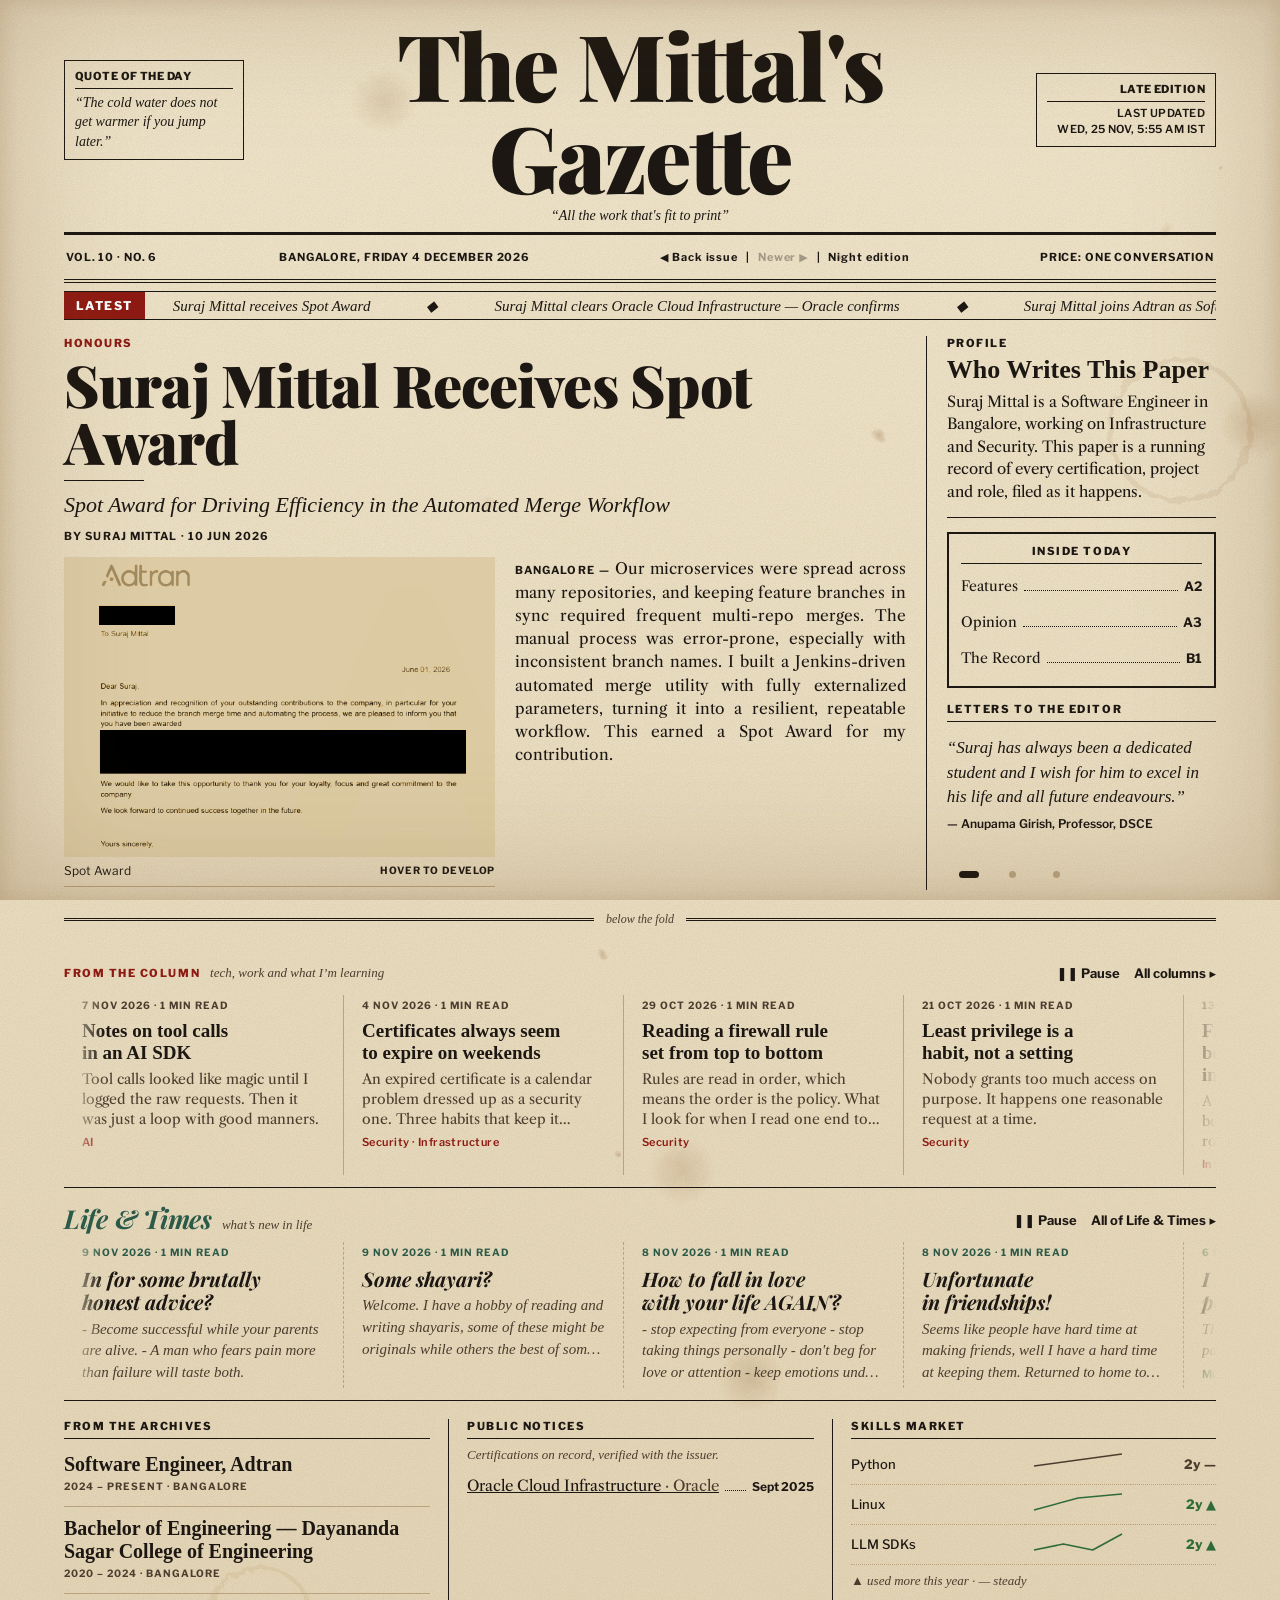
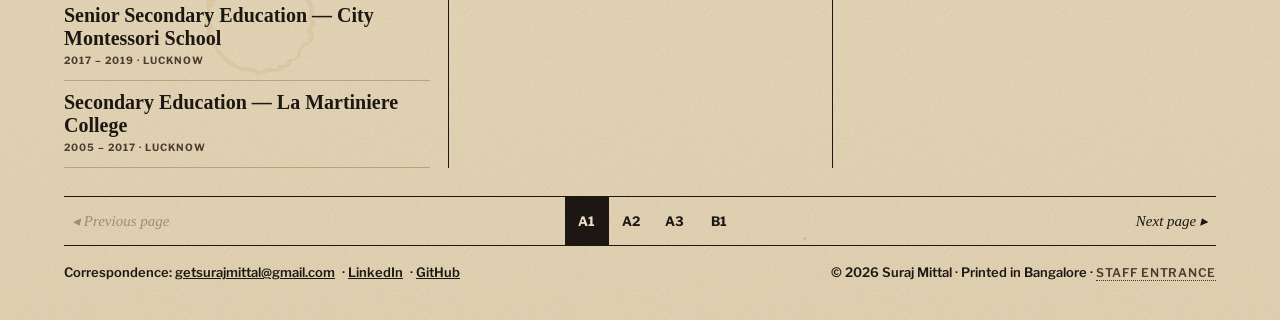
<file: index.html>
<!doctype html>
<html lang="en">
<head>
<meta charset="utf-8">
<meta name="viewport" content="width=device-width, initial-scale=1">
<title>The Gazette</title>
<meta name="description" content="A running record of certifications, projects and work.">
<link rel="preconnect" href="https://fonts.googleapis.com">
<link rel="preconnect" href="https://fonts.gstatic.com" crossorigin>
<link href="https://fonts.googleapis.com/css2?family=Old+Standard+TT:ital,wght@0,400;0,700;1,400&family=Playfair+Display:wght@700;800;900&family=Libre+Caslon+Text:ital,wght@0,400;0,700;1,400&family=Libre+Franklin:wght@500;600;700;800&display=swap" rel="stylesheet">
<link rel="stylesheet" href="styles.css?v=20261109d">
<script>try{if(localStorage.getItem('gz-theme')==='night')document.documentElement.dataset.theme='night'}catch(e){}</script>
</head>
<body>

<div class="minibar" id="minibar">
  <div class="progress" id="progress"></div>
  <div class="wrap minibar-row">
    <a class="mini-title" href="#A1" data-brand>The Gazette</a>
    <nav class="mini-nav" aria-label="Pages" id="miniNav"></nav>
  </div>
</div>

<div class="wrap paper" id="paper">
  <header class="masthead-row" id="mastheadRow">
    <div class="ear ear-quote" id="quoteEar">
      <div class="ear-h">Quote of the day</div>
      <blockquote class="qotd" id="qotd"></blockquote>
    </div>
    <h1 class="masthead" data-brand>The Gazette</h1>
    <div class="ear ear-r">
      <div class="ear-h">Late edition</div>
      Last updated<br><span id="lastUpdated">—</span>
    </div>
  </header>
  <div class="motto">“All the work that's fit to print”</div>

  <div class="dateline">
    <span>Vol. <span id="vol"></span> · No. <span id="edNo"></span></span>
    <span id="dateText"></span>
    <span class="dateline-ctrls">
      <button type="button" class="lnk" id="older">◀ Back issue</button><span aria-hidden="true">|</span>
      <button type="button" class="lnk" id="newer">Newer ▶</button><span aria-hidden="true">|</span>
      <button type="button" class="lnk" id="nightBtn">Night edition</button>
    </span>
    <span>Price: one conversation</span>
  </div>
  <div class="dbl-rule"></div>

  <div class="ticker" aria-label="Latest headlines">
    <div class="ticker-tag">LATEST</div>
    <div class="ticker-win"><div class="ticker-run" id="tickerRun"></div></div>
  </div>

  <main id="pages">
    <!-- A1 · Front page -->
    <section class="page" data-page="A1" aria-label="Front page">
      <div class="front">
        <article class="lead story" id="lead"></article>
        <aside class="side">
          <div class="side-block">
            <div class="label">Profile</div>
            <h3 class="side-h">Who Writes This Paper</h3>
            <p class="just" id="profile"></p>
          </div>
          <div class="boxed">
            <div class="label center ruled">Inside Today</div>
            <div id="inside"></div>
          </div>
          <div id="lettersWrap">
            <div class="label ruled">Letters to the Editor</div>
            <div class="letter-box"><blockquote id="letter"></blockquote></div>
            <div class="dots" id="letterDots"></div>
          </div>
        </aside>
      </div>
      <div class="fold"><span></span><em>below the fold</em><span></span></div>
      <section class="strip-wrap tech" id="strip-tech" hidden aria-label="From The Column: tech, work and learning">
        <div class="strip-head">
          <div class="strip-title"><span class="label red">From The Column</span><span class="strip-sub">tech, work and what I’m learning</span></div>
          <span class="strip-ctrls">
            <button type="button" class="lnk strong strip-pause" data-strip="tech" aria-pressed="false">❚❚ Pause</button>
            <a class="lnk strong" href="#A3">All columns ▸</a>
          </span>
        </div>
        <div class="strip"><div class="strip-run"></div></div>
      </section>
      <section class="strip-wrap life" id="strip-life" hidden aria-label="Life and Times: what's new in life">
        <div class="strip-head">
          <div class="strip-title"><span class="strip-name">Life &amp; Times</span><span class="strip-sub">what’s new in life</span></div>
          <span class="strip-ctrls">
            <button type="button" class="lnk strong strip-pause" data-strip="life" aria-pressed="false">❚❚ Pause</button>
            <a class="lnk strong" href="#A3/life">All of Life &amp; Times ▸</a>
          </span>
        </div>
        <div class="strip"><div class="strip-run"></div></div>
      </section>
      <div class="below reveal">
        <div class="col"><div class="label ruled">From the Archives</div><div id="archives"></div></div>
        <div class="col col-rule"><div class="label ruled">Public Notices</div><p class="note">Certifications on record, verified with the issuer.</p><div id="notices"></div></div>
        <div class="col col-rule"><div class="label ruled">Skills Market</div><table class="market"><tbody id="market"></tbody></table><p class="note">▲ used more this year · — steady</p></div>
      </div>
    </section>

    <!-- A2 · Features -->
    <section class="page" data-page="A2" aria-label="Features" hidden>
      <div id="feature"></div>
      <div class="more-features" id="moreFeatures"></div>
    </section>

    <!-- A3 · Opinion -->
    <section class="page" data-page="A3" aria-label="Opinion" hidden>
      <div class="front">
        <div class="lead">
          <div class="label red ruled">A3 · Opinion — The Editor's Column</div>
          <div id="columns"></div>
        </div>
        <aside class="side">
          <div class="boxed thin" id="correctionsWrap">
            <div class="label ruled">Corrections &amp; Clarifications</div>
            <div id="corrections"></div>
          </div>
        </aside>
      </div>
    </section>

    <!-- B1 · The Record -->
    <section class="page" data-page="B1" aria-label="The Record" hidden>
      <div class="label red">B1 · The Record</div>
      <div class="scoreboard" id="scoreboard"></div>
      <div class="front">
        <div class="lead"><div class="label ruled">Honours List</div><div id="honours"></div></div>
        <aside class="side wide">
          <div class="label ruled">The Morgue — every edition ever printed</div>
          <div class="years" id="years"></div>
          <div id="morgue" class="fadeable"></div>
        </aside>
      </div>
    </section>
  </main>

  <nav class="pager" aria-label="Turn page">
    <button type="button" class="lnk it" id="prevPage">◂ Previous page</button>
    <div id="pagerNums"></div>
    <button type="button" class="lnk it" id="nextPage">Next page ▸</button>
  </nav>

  <footer class="foot" id="contact"></footer>
</div>

<div class="extra" id="extra" role="status" hidden>
  <div class="extra-top"><span class="extra-h">Extra! Extra!</span><button type="button" class="x" id="extraClose" aria-label="Dismiss">×</button></div>
  <p id="extraText"></p>
  <a class="lnk strong" id="extraGo" href="#A1">Catch up ▸</a>
</div>

<noscript><p class="wrap">This paper needs JavaScript to print. Please enable it.</p></noscript>
<script src="app.js?v=20261109d"></script>
</body>
</html>
</file>
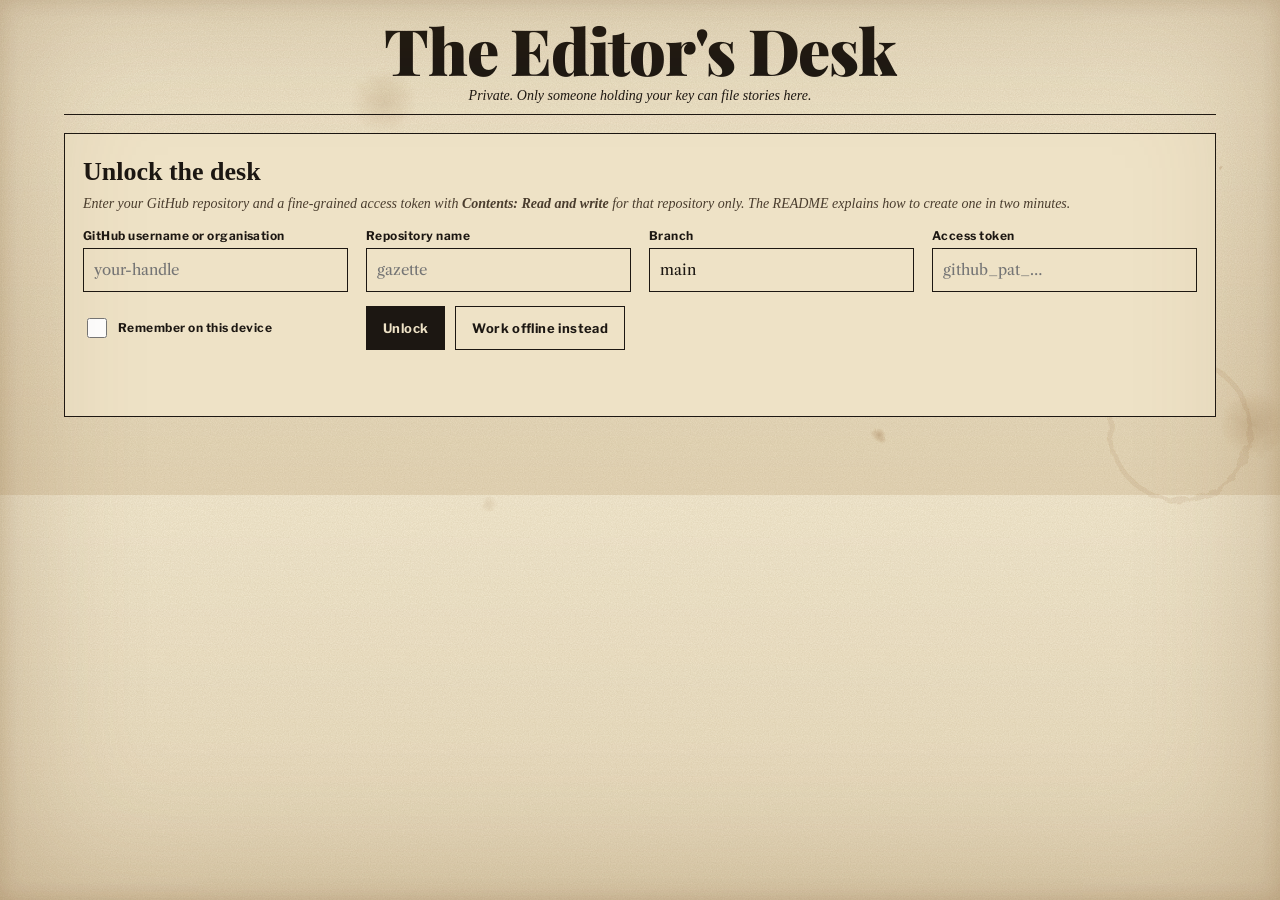
<file: desk/index.html>
<!doctype html>
<html lang="en">
<head>
<meta charset="utf-8">
<meta name="viewport" content="width=device-width, initial-scale=1">
<meta name="robots" content="noindex, nofollow">
<title>The Editor's Desk</title>
<link rel="preconnect" href="https://fonts.googleapis.com">
<link rel="preconnect" href="https://fonts.gstatic.com" crossorigin>
<link href="https://fonts.googleapis.com/css2?family=UnifrakturMaguntia&family=Old+Standard+TT:ital,wght@0,400;0,700;1,400&family=Playfair+Display:wght@700;900&family=Libre+Caslon+Text:ital,wght@0,400;0,700;1,400&family=Libre+Franklin:wght@500;600;700;800&display=swap" rel="stylesheet">
<link rel="stylesheet" href="../styles.css">
<link rel="stylesheet" href="desk.css">
</head>
<body>
<div class="wrap desk">
  <header class="desk-head">
    <h1 class="masthead small">The Editor's Desk</h1>
    <div class="motto">Private. Only someone holding your key can file stories here.</div>
    <div class="dbl-rule"></div>
  </header>

  <!-- unlock -->
  <section id="unlock" class="card" aria-labelledby="unlockH">
    <h2 id="unlockH" class="side-h">Unlock the desk</h2>
    <p class="help">Enter your GitHub repository and a fine-grained access token with <b>Contents: Read and write</b> for that repository only. The README explains how to create one in two minutes.</p>
    <form id="unlockForm" class="grid2">
      <label>GitHub username or organisation<input id="cOwner" required autocomplete="username" placeholder="your-handle"></label>
      <label>Repository name<input id="cRepo" required placeholder="gazette"></label>
      <label>Branch<input id="cBranch" value="main" required></label>
      <label>Access token<input id="cToken" type="password" required autocomplete="current-password" placeholder="github_pat_…"></label>
      <label class="check"><input type="checkbox" id="cRemember"> Remember on this device</label>
      <div class="actions">
        <button type="submit" class="btn primary">Unlock</button>
        <button type="button" class="btn" id="offlineBtn">Work offline instead</button>
      </div>
    </form>
    <p class="msg" id="unlockMsg" role="alert"></p>
  </section>

  <!-- editor -->
  <section id="editor" hidden>
    <div class="toolbar" id="toolbar">
      <span class="status" id="status" role="status">Loaded.</span>
      <span class="tools">
        <button type="button" class="btn" id="previewBtn">Preview</button>
        <button type="button" class="btn" id="pdfBtn">Résumé (PDF)</button>
        <button type="button" class="btn" id="docxBtn">Résumé (.docx)</button>
        <button type="button" class="btn primary" id="publishBtn">Publish edition</button>
        <button type="button" class="btn ghost" id="lockBtn">Lock</button>
      </span>
    </div>

    <nav class="tabs" role="tablist" aria-label="Desk sections" id="tabs">
      <button type="button" role="tab" data-tab="stories" aria-selected="true">Stories</button>
      <button type="button" role="tab" data-tab="profile" aria-selected="false">Profile</button>
      <button type="button" role="tab" data-tab="skills" aria-selected="false">Skills</button>
      <button type="button" role="tab" data-tab="letters" aria-selected="false">Letters</button>
      <button type="button" role="tab" data-tab="corrections" aria-selected="false">Corrections</button>
      <button type="button" role="tab" data-tab="file" aria-selected="false">File</button>
    </nav>

    <div class="panel" data-panel="stories">
      <div class="newbar">
        <label>File a new
          <select id="newType">
            <option value="certification">Certification</option>
            <option value="course">Course</option>
            <option value="project">Project</option>
            <option value="role">Role</option>
            <option value="education">Education</option>
            <option value="column">Column (write-up)</option>
            <option value="honour">Honour / award</option>
          </select>
        </label>
        <button type="button" class="btn primary" id="newBtn">＋ New story</button>
      </div>
      <div id="storyForm" class="card" hidden></div>
      <div id="storyList"></div>
    </div>

    <div class="panel" data-panel="profile" hidden><form id="profileForm" class="card grid2"></form></div>
    <div class="panel" data-panel="skills" hidden><div class="card"><p class="help">History is a few numbers showing how much you used the skill each year, oldest first (e.g. 1, 3, 5). It draws the little trend line.</p><div id="skillsList"></div><button type="button" class="btn" id="addSkill">＋ Add skill</button></div></div>
    <div class="panel" data-panel="letters" hidden><div class="card"><p class="help">Short recommendations. Only add quotes people have agreed to share.</p><div id="lettersList"></div><button type="button" class="btn" id="addLetter">＋ Add letter</button></div></div>
    <div class="panel" data-panel="corrections" hidden><div class="card"><p class="help">Small, honest notes about lessons learned. Optional.</p><div id="correctionsList"></div><button type="button" class="btn" id="addCorrection">＋ Add correction</button></div></div>
    <div class="panel" data-panel="file" hidden>
      <div class="card">
        <h3 class="side-h">Your content file</h3>
        <p class="help">Everything on the site lives in <code>content.json</code>. Keep a backup now and then.</p>
        <div class="actions">
          <button type="button" class="btn" id="downloadJson">Download content.json</button>
          <label class="btn">Import content.json<input type="file" id="importJson" accept="application/json,.json" hidden></label>
        </div>
        <p class="help" id="connInfo"></p>
      </div>
    </div>
  </section>
</div>
<script src="../resume.js"></script>
<script src="desk.js"></script>
</body>
</html>
</file>
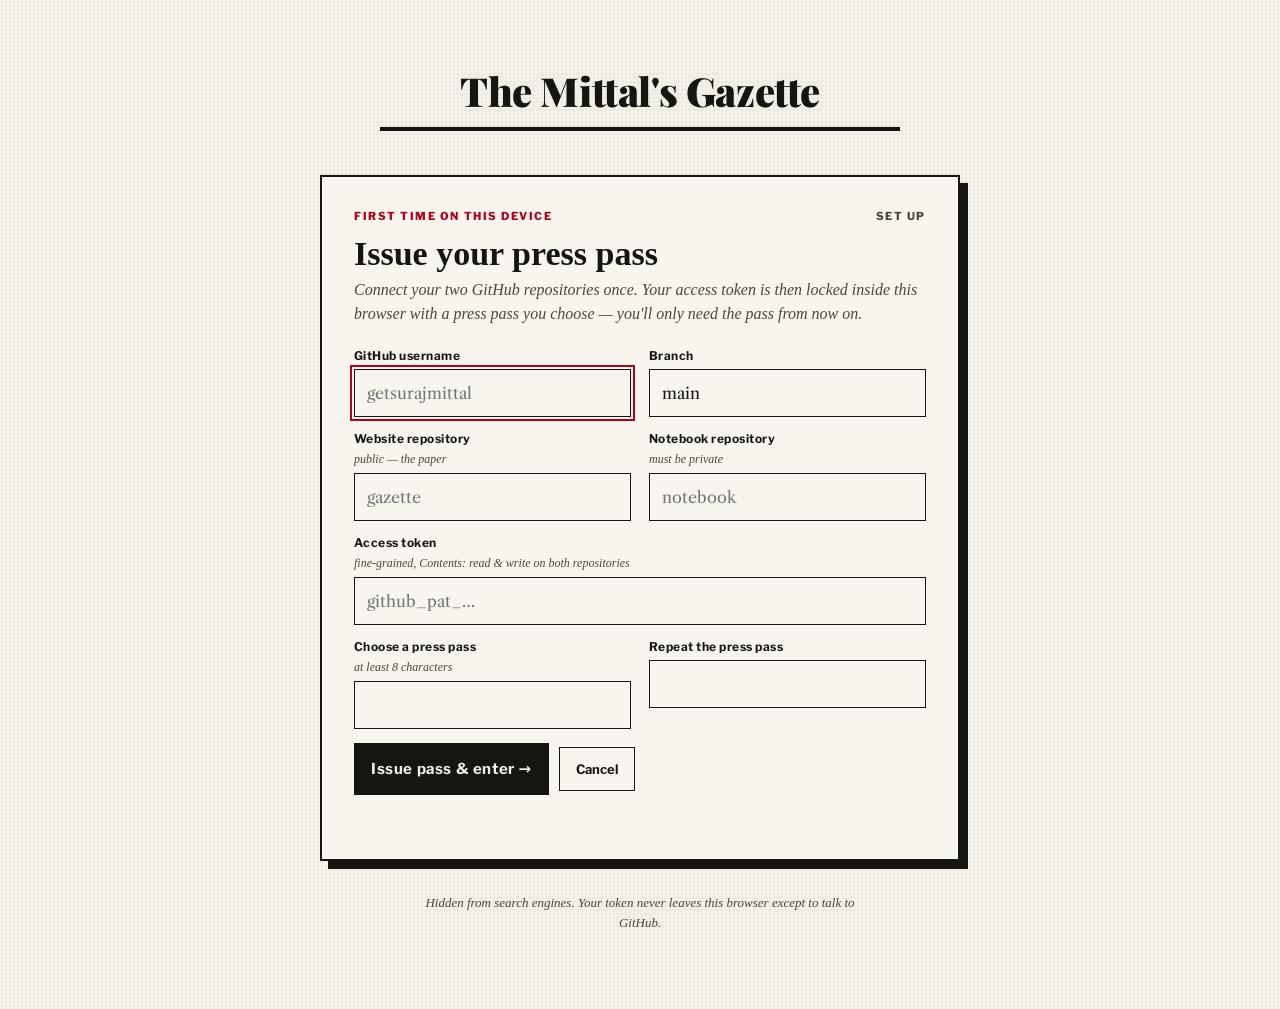
<file: office/index.html>
<!doctype html>
<html lang="en">
<head>
<meta charset="utf-8">
<meta name="viewport" content="width=device-width, initial-scale=1">
<meta name="robots" content="noindex, nofollow">
<title>The Back Office</title>
<link rel="preconnect" href="https://fonts.googleapis.com">
<link rel="preconnect" href="https://fonts.gstatic.com" crossorigin>
<link href="https://fonts.googleapis.com/css2?family=Playfair+Display:wght@900&family=Old+Standard+TT:ital,wght@0,400;0,700;1,400&family=Libre+Caslon+Text:ital@0;1&family=Libre+Franklin:wght@500;600;700;800&family=Courier+Prime:ital,wght@0,400;0,700;1,400&display=swap" rel="stylesheet">
<link rel="stylesheet" href="office.css?v=20261109d">
</head>
<body>

<!-- ============ STAFF ENTRANCE (setup + login) ============ -->
<div class="entrance" id="entrance" hidden>
  <div class="brand" data-brand>The Gazette</div>
  <div class="brand-rule"></div>

  <section class="pass-card" id="loginCard" hidden aria-labelledby="loginH">
    <div class="pass-top"><span class="eyebrow red">Staff entrance</span><span class="eyebrow">Authorised personnel only</span></div>
    <h1 id="loginH">Show your press pass</h1>
    <p class="lede">The back office holds your private notebook and tools. Nothing here appears in the paper.</p>
    <form id="loginForm" class="stack">
      <label>Press pass<input type="password" id="lPass" required autocomplete="current-password"></label>
      <label class="check"><input type="checkbox" id="lKeep"> Keep me signed in on this device</label>
      <button type="submit" class="btn dark big">Enter the back office →</button>
    </form>
    <p class="msg" id="loginMsg" role="alert"></p>
    <div class="pass-foot">
      <a href="../">← Back to the paper</a>
      <button type="button" class="linkbtn" id="lostBtn">Lost your pass?</button>
    </div>
  </section>

  <section class="pass-card wide" id="setupCard" hidden aria-labelledby="setupH">
    <div class="pass-top"><span class="eyebrow red">First time on this device</span><span class="eyebrow">Set up</span></div>
    <h1 id="setupH">Issue your press pass</h1>
    <p class="lede">Connect your two GitHub repositories once. Your access token is then locked inside this browser with a press pass you choose — you'll only need the pass from now on.</p>
    <form id="setupForm" class="grid2">
      <label>GitHub username<input id="sOwner" required autocomplete="username" placeholder="getsurajmittal"></label>
      <label>Branch<input id="sBranch" value="main" required></label>
      <label>Website repository <span class="hint">public — the paper</span><input id="sSite" required placeholder="gazette"></label>
      <label>Notebook repository <span class="hint">must be private</span><input id="sNote" required placeholder="notebook"></label>
      <label class="full">Access token <span class="hint">fine-grained, Contents: read &amp; write on both repositories</span><input id="sToken" type="password" required placeholder="github_pat_…"></label>
      <label>Choose a press pass <span class="hint">at least 8 characters</span><input id="sPass" type="password" required minlength="8" autocomplete="new-password"></label>
      <label>Repeat the press pass<input id="sPass2" type="password" required minlength="8" autocomplete="new-password"></label>
      <div class="full actions"><button type="submit" class="btn dark big">Issue pass &amp; enter →</button><a href="../" class="btn">Cancel</a></div>
    </form>
    <p class="msg" id="setupMsg" role="alert"></p>
  </section>
  <p class="fine">Hidden from search engines. Your token never leaves this browser except to talk to GitHub.</p>
</div>

<!-- ============ INSIDE ============ -->
<div id="inside" hidden>
  <header class="topbar">
    <div class="wrap topbar-row">
      <div class="crumbs"><a href="#hub" class="crumb-home">The Back Office</a><span id="crumb"></span></div>
      <nav class="top-nav">
        <span class="save" id="saveState" role="status"></span>
        <a href="../" target="_blank" rel="noopener">View the paper ↗</a>
        <button type="button" class="linkbtn light" id="signOut">Sign out</button>
      </nav>
    </div>
  </header>
  <div class="wrap"><p class="repo-banner" id="repoBanner" role="alert" hidden></p></div>

  <!-- hub -->
  <main class="wrap view" id="vHub" hidden>
    <div class="eyebrow" id="hubDate"></div>
    <h1 class="hello" id="hello">Good day.</h1>
    <form class="quick" id="quickForm">
      <label>Quick note for today's page<input type="text" id="quickText" placeholder="A thought, an idea, something you noticed…" autocomplete="off"></label>
      <button type="submit" class="btn dark">Jot it down</button>
    </form>
    <p class="msg ok" id="quickMsg" role="status"></p>

    <div class="section-h">Your tools</div>
    <div class="tools">
      <a class="tool" href="#notebook">
        <div class="tool-top"><span class="eyebrow red">Private</span>
          <svg width="28" height="28" viewBox="0 0 24 24" fill="none" stroke="currentColor" stroke-width="1.6" stroke-linecap="round" stroke-linejoin="round" aria-hidden="true"><path d="M5 3h12a2 2 0 0 1 2 2v14a2 2 0 0 1-2 2H5z"/><path d="M9 3v18M12 8h4M12 12h4"/></svg></div>
        <div class="tool-name">The Notebook</div>
        <div class="tool-desc">Dated pages for random thoughts, ideas and things you want to remember.</div>
        <div class="tool-meta" id="nbMeta">Opening…</div>
      </a>
      <a class="tool" href="desk/">
        <div class="tool-top"><span class="eyebrow">Publishes to the paper</span>
          <svg width="28" height="28" viewBox="0 0 24 24" fill="none" stroke="currentColor" stroke-width="1.6" stroke-linecap="round" stroke-linejoin="round" aria-hidden="true"><path d="M4 5h13v14H6a2 2 0 0 1-2-2z"/><path d="M17 8h3v9a2 2 0 0 1-2 2M8 9h5M8 13h5"/></svg></div>
        <div class="tool-name">The Editor's Desk</div>
        <div class="tool-desc">File certifications, projects and roles; print your ATS résumé.</div>
        <div class="tool-meta" id="deskMeta"></div>
      </a>
      <div class="tool ghost">
        <div class="tool-name small">Next utility</div>
        <div class="tool-desc">Room for whatever you build next: a reading list, a study tracker…</div>
      </div>
    </div>

    <div class="section-h">On the paper</div>
    <div class="vis">
      <p class="vis-note">Switch a section off to hide it from the website. Switch it back on any time; nothing is deleted.</p>
      <div id="visList" class="vis-list"></div>
      <p class="msg ok" id="visMsg" role="status"></p>
    </div>

    <div class="section-h">Quote of the day</div>
    <div class="vis">
      <p class="vis-note">The paper shows one of these beside the masthead each day, taking them in order. Keep each to about 120 characters so it fits the box.</p>
      <div id="quoteList" class="q-list"></div>
      <div class="actions">
        <button type="button" class="btn" id="addQuote">＋ Add quote</button>
        <button type="button" class="btn dark" id="saveQuotes">Save quotes</button>
      </div>
      <p class="msg ok" id="quoteMsg" role="status"></p>
    </div>

    <div class="section-h">Recently in the notebook</div>
    <div id="recent"></div>
  </main>

  <!-- notebook list -->
  <div class="wrap view nb" id="vNotebook" hidden>
    <aside class="nb-side">
      <a class="btn dark big" href="#" id="todayBtn">＋ New page today</a>
      <label class="search">Search the notebook<input type="search" id="nbSearch" placeholder="word, idea, tag…"></label>
      <div class="cal">
        <div class="cal-head">
          <button type="button" class="cal-nav" id="prevMonth" aria-label="Previous month">‹</button>
          <span id="calTitle"></span>
          <button type="button" class="cal-nav" id="nextMonth" aria-label="Next month">›</button>
        </div>
        <div class="cal-grid cal-dow"><span>M</span><span>T</span><span>W</span><span>T</span><span>F</span><span>S</span><span>S</span></div>
        <div class="cal-grid" id="calDays"></div>
        <div class="fine left">Underlined: a page was written that day.</div>
      </div>
      <div>
        <div class="section-h tight">Show</div>
        <div class="tags" id="showFilter" role="group" aria-label="Show pages">
          <button type="button" data-show="all" aria-pressed="true">All pages</button>
          <button type="button" data-show="pub" aria-pressed="false">Published</button>
          <button type="button" data-show="tech" aria-pressed="false" class="show-tech">The Column</button>
          <button type="button" data-show="life" aria-pressed="false" class="show-life">Life &amp; Times</button>
        </div>
      </div>
      <div class="adopt" id="adoptBox" hidden>
        <p id="adoptText"></p>
        <button type="button" class="btn dark" id="adoptBtn">Add them to the notebook</button>
        <p class="msg" id="adoptMsg" role="status"></p>
      </div>
      <div>
        <div class="section-h tight">Tags</div>
        <div class="tags" id="tagFilter"></div>
      </div>
    </aside>
    <main class="nb-main">
      <div class="nb-head"><h1 id="nbTitle"></h1><span class="fine" id="nbCount"></span></div>
      <div class="sheets" id="sheets"></div>
      <div class="month-nav"><button type="button" class="linkbtn" id="olderMonth"></button><button type="button" class="linkbtn" id="newerMonth"></button></div>
    </main>
  </div>

  <!-- a page -->
  <div class="wrap view page-view" id="vPage" hidden>
    <nav class="day-nav" aria-label="Days">
      <a id="prevDay" href="#">‹</a>
      <span id="dayTitle"></span>
      <a id="nextDay" href="#">›</a>
    </nav>
    <nav class="day-pages" id="dayPages" aria-label="Pages on this day"></nav>
    <article class="sheet-big">
      <div class="stamp" id="dayStamp"></div>
      <label><span class="sr">Title</span><input type="text" id="pTitle" class="p-title" placeholder="Title (optional)" autocomplete="off"></label>
      <div id="entries"></div>
      <div class="p-tags">
        <span class="eyebrow">Tags</span>
        <span id="pTags"></span>
        <label><span class="sr">Add tag</span><input type="text" id="pTagInput" placeholder="+ add tag" autocomplete="off"></label>
      </div>
    </article>
    <div class="page-foot">
      <span id="wordCount"></span>
      <span class="actions">
        <span class="pub-state" id="pubState"></span>
        <button type="button" class="btn dark" id="pubBtn">Publish…</button>
        <button type="button" class="btn" id="dlPage">Download page</button>
        <button type="button" class="btn danger" id="delPage">Delete page</button>
      </span>
    </div>

    <!-- publish this page as a post on the paper -->
    <form class="pub" id="pubForm" hidden aria-labelledby="pubH" novalidate>
      <h2 id="pubH">Publish this page</h2>
      <p class="lede">Your notebook page stays exactly as it is. The paper gets a separate copy, made from the entries you tick below.</p>
      <fieldset class="dest">
        <legend>Where should it appear?</legend>
        <label class="opt tech"><input type="radio" name="pubSec" value="tech"><span class="opt-name">From The Column</span><span class="opt-desc">Tech, work and what I’m learning. The red strip.</span></label>
        <label class="opt life"><input type="radio" name="pubSec" value="life"><span class="opt-name">Life &amp; Times</span><span class="opt-desc">What’s new in life. The green strip just below it.</span></label>
      </fieldset>
      <div class="grid2">
        <label>Headline<input id="pubTitle" autocomplete="off" placeholder="Give it a headline"></label>
        <label>Link <span class="hint" id="pubSlugHint"></span><input id="pubSlug" autocomplete="off" spellcheck="false"></label>
        <label>Tags <span class="hint">comma separated, up to three show on the card</span><input id="pubTags" autocomplete="off"></label>
        <label class="full">Excerpt <span class="hint">one or two lines for the card</span><textarea id="pubEx" rows="2"></textarea></label>
      </div>
      <div class="pub-entries">
        <div class="pub-lbl">Entries to include</div>
        <div id="pubEntries"></div>
      </div>
      <div class="pub-lbl">How the card will look</div>
      <div id="pubPreview" class="pv"></div>
      <p class="pub-warn">Anyone will be able to read this. Unpublishing takes it off the site within about a minute, but copies people already saved can’t be pulled back.</p>
      <div class="actions">
        <button type="submit" class="btn big" id="pubGo">Publish</button>
        <button type="button" class="btn" id="pubCancel">Cancel</button>
        <button type="button" class="btn danger" id="pubUnpub" hidden>Unpublish</button>
      </div>
      <p class="msg" id="pubMsg" role="alert"></p>
    </form>
  </div>

  <div class="wrap view" id="vLoading" hidden><p class="lede">Fetching from the archive…</p></div>
</div>

<script src="session.js?v=20261109d"></script>
<script src="office.js?v=20261109d"></script>
</body>
</html>
</file>
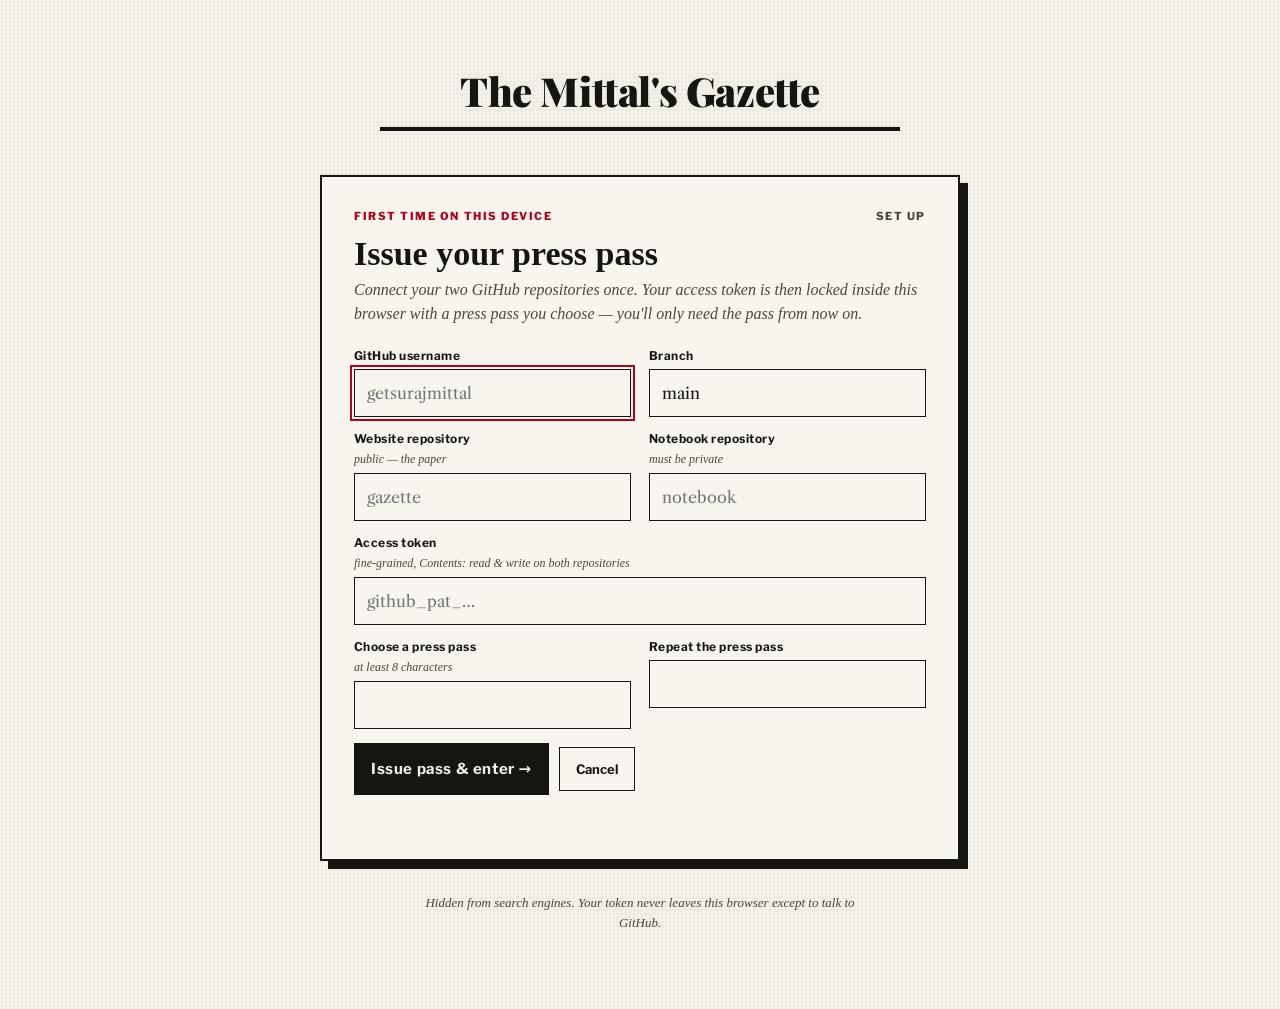
<file: office/desk/index.html>
<!doctype html>
<html lang="en">
<head>
<meta charset="utf-8">
<meta name="viewport" content="width=device-width, initial-scale=1">
<meta name="robots" content="noindex, nofollow">
<title>The Editor's Desk</title>
<script>/* no session → back to the staff entrance */
try { if (!sessionStorage.getItem('gz-office-session') && !localStorage.getItem('gz-office-session')) { sessionStorage.setItem('gz-next', 'desk'); location.replace('../'); } } catch (e) { location.replace('../'); }
</script>
<link rel="preconnect" href="https://fonts.googleapis.com">
<link rel="preconnect" href="https://fonts.gstatic.com" crossorigin>
<link href="https://fonts.googleapis.com/css2?family=Old+Standard+TT:ital,wght@0,400;0,700;1,400&family=Playfair+Display:wght@700;900&family=Libre+Caslon+Text:ital,wght@0,400;0,700;1,400&family=Libre+Franklin:wght@500;600;700;800&display=swap" rel="stylesheet">
<link rel="stylesheet" href="../../styles.css?v=20261109d">
<link rel="stylesheet" href="desk.css?v=20261109d">
</head>
<body>
<div class="office-bar">
  <div class="wrap office-row">
    <span class="crumbs"><a href="../#hub" class="crumb-home">The Back Office</a> <span>/ The Editor's Desk</span></span>
    <span class="office-links"><a href="../../" target="_blank" rel="noopener">View the paper ↗</a><button type="button" id="signOut">Sign out</button></span>
  </div>
</div>
<div class="wrap desk">
  <section id="editor">
    <div class="toolbar" id="toolbar">
      <span class="status" id="status" role="status">Opening the desk…</span>
      <span class="tools">
        <button type="button" class="btn" id="previewBtn">Preview</button>
        <button type="button" class="btn" id="pdfBtn">Résumé (PDF)</button>
        <button type="button" class="btn" id="docxBtn">Résumé (.docx)</button>
        <button type="button" class="btn primary" id="publishBtn">Publish edition</button>
      </span>
    </div>

    <nav class="tabs" role="tablist" aria-label="Desk sections" id="tabs">
      <button type="button" role="tab" data-tab="stories" aria-selected="true">Stories</button>
      <button type="button" role="tab" data-tab="profile" aria-selected="false">Profile</button>
      <button type="button" role="tab" data-tab="skills" aria-selected="false">Skills</button>
      <button type="button" role="tab" data-tab="letters" aria-selected="false">Letters</button>
      <button type="button" role="tab" data-tab="corrections" aria-selected="false">Corrections</button>
      <button type="button" role="tab" data-tab="file" aria-selected="false">File</button>
    </nav>

    <div class="panel" data-panel="stories">
      <div class="newbar">
        <label>File a new
          <select id="newType">
            <option value="certification">Certification</option>
            <option value="course">Course</option>
            <option value="project">Project</option>
            <option value="role">Role</option>
            <option value="education">Education</option>
            <option value="column">Column (write-up)</option>
            <option value="honour">Honour / award</option>
          </select>
        </label>
        <button type="button" class="btn primary" id="newBtn">＋ New story</button>
      </div>
      <div id="storyForm" class="card" hidden></div>
      <div id="storyList"></div>
    </div>

    <div class="panel" data-panel="profile" hidden><form id="profileForm" class="card grid2"></form></div>
    <div class="panel" data-panel="skills" hidden><div class="card"><p class="help">History is a few numbers showing how much you used the skill each year, oldest first (e.g. 1, 3, 5). It draws the little trend line.</p><div id="skillsList"></div><button type="button" class="btn" id="addSkill">＋ Add skill</button></div></div>
    <div class="panel" data-panel="letters" hidden><div class="card"><p class="help">Short recommendations. Only add quotes people have agreed to share.</p><div id="lettersList"></div><button type="button" class="btn" id="addLetter">＋ Add letter</button></div></div>
    <div class="panel" data-panel="corrections" hidden><div class="card"><p class="help">Small, honest notes about lessons learned. Optional.</p><div id="correctionsList"></div><button type="button" class="btn" id="addCorrection">＋ Add correction</button></div></div>
    <div class="panel" data-panel="file" hidden>
      <div class="card">
        <h3 class="side-h">Your content file</h3>
        <p class="help">Everything on the paper lives in <code>content.json</code> in your website repository. Keep a backup now and then.</p>
        <div class="actions">
          <button type="button" class="btn" id="downloadJson">Download content.json</button>
          <label class="btn">Import content.json<input type="file" id="importJson" accept="application/json,.json" hidden></label>
        </div>
        <p class="help" id="connInfo"></p>
      </div>
    </div>
  </section>
</div>
<script src="../session.js?v=20261109d"></script>
<script src="../../resume.js?v=20261109d"></script>
<script src="desk.js?v=20261109d"></script>
</body>
</html>
</file>
<file: styles.css>
[hidden]{display:none !important}
:root{
  --bg:#F3F0E7; --ink:#161512; --sub:#4A4740; --rule:#C9C4B6;
  --grain:rgba(0,0,0,.045); --photo:#E4E0D4;
  --toneA:#C9B48A; --toneB:#8C7A5B; --toneC:#3E372B;
  --up:#0B6E3A; --red:#B3001B; --life:#1E5E52;
  --serif:'Libre Caslon Text',Georgia,serif;
  --display:'Playfair Display',Georgia,serif;
  --old:'Old Standard TT',Georgia,serif;
  --sans:'Libre Franklin',system-ui,sans-serif;
  --black:'Playfair Display',Georgia,serif;
}
:root[data-theme="night"]{
  --bg:#17160F; --ink:#E9E5DA; --sub:#B5B0A3; --rule:#45423A;
  --grain:rgba(255,255,255,.035); --photo:#26241D;
  --toneA:#8A7E62; --toneB:#4A4334; --toneC:#22201A; --up:#6FD39A; --life:#5FBFA9;
}
*{box-sizing:border-box}
html{scroll-behavior:smooth}
body{
  margin:0; color:var(--ink); font-family:var(--serif);
  background-color:var(--bg);
  background-image:radial-gradient(var(--grain) .8px,transparent 1px),radial-gradient(var(--grain) .6px,transparent .9px);
  background-size:4px 4px,7px 7px; background-position:0 0,2px 3px;
  transition:background-color .5s,color .5s;
}
a{color:inherit} a:hover{color:var(--red)}
img{max-width:100%;display:block}
.wrap{max-width:1200px;margin:0 auto;padding-left:24px;padding-right:24px}
.paper{padding-top:18px;padding-bottom:40px;transform-origin:top center;animation:unfold 1.1s cubic-bezier(.2,.8,.2,1) both}

/* buttons that look like newspaper text */
.lnk{min-height:44px;padding:0 8px;border:0;background:transparent;color:var(--ink);font:inherit;letter-spacing:inherit;cursor:pointer;text-decoration:none;display:inline-flex;align-items:center}
.lnk:hover{text-decoration:underline;text-underline-offset:3px;color:var(--ink)}
.lnk.it{font:italic 15px var(--old)}
.lnk.strong{font:700 13px var(--sans);padding:0}
.lnk:disabled{opacity:.35;cursor:default;text-decoration:none}
:focus-visible{outline:2px solid var(--red);outline-offset:2px}

/* sticky mini masthead */
.minibar{position:fixed;top:0;left:0;right:0;z-index:20;background:var(--bg);border-bottom:1px solid var(--ink);transform:translateY(-100%);opacity:0;transition:transform .35s,opacity .35s}
.minibar.on{transform:none;opacity:1}
.progress{height:3px;background:var(--red);transform-origin:left;transform:scaleX(0)}
.minibar-row{display:flex;flex-wrap:wrap;align-items:center;justify-content:space-between;gap:8px}
.mini-title{font:900 24px var(--black);letter-spacing:-.01em;text-decoration:none}
.mini-nav{display:flex;flex-wrap:wrap}
.mini-nav a{min-height:44px;padding:0 10px;display:inline-flex;align-items:center;text-decoration:none;font:600 12px var(--sans);letter-spacing:.06em;text-transform:uppercase}
.mini-nav a[aria-current="page"]{font-weight:800;box-shadow:inset 0 -3px 0 var(--red)}

/* masthead */
.masthead-row{display:flex;flex-wrap:wrap;align-items:center;gap:16px}
.ear{flex:1 1 180px;border:1px solid var(--ink);padding:8px 10px;font:600 11px/1.45 var(--sans);text-transform:uppercase;letter-spacing:.04em}
.ear-r{text-align:right}
/* quote of the day (left ear) */
.ear-quote.empty{visibility:hidden} /* keeps the masthead centred when there is no quote */
.qotd{margin:0;font:italic 400 14px/1.4 var(--old);text-transform:none;letter-spacing:0;display:-webkit-box;-webkit-line-clamp:5;-webkit-box-orient:vertical;overflow:hidden}
.qotd footer{margin-top:4px;font:600 10.5px var(--sans);font-style:normal;letter-spacing:.06em;text-transform:uppercase;color:var(--sub)}
#lastUpdated{font-variant-numeric:tabular-nums}
.ear-h{font-weight:800;border-bottom:1px solid var(--ink);padding-bottom:3px;margin-bottom:4px}
.masthead{flex:999 1 520px;margin:0;text-align:center;font:900 clamp(44px,7.4vw,92px)/1 var(--black);letter-spacing:-.02em}
.motto{text-align:center;font:italic 14px var(--old);margin:6px 0 8px}
.dateline{border-top:3px solid var(--ink);border-bottom:1px solid var(--ink);padding:0 2px;display:flex;flex-wrap:wrap;align-items:center;justify-content:space-between;gap:4px 16px;font:700 11px var(--sans);text-transform:uppercase;letter-spacing:.08em}
.dateline-ctrls{display:flex;align-items:center;flex-wrap:wrap}
.dbl-rule{height:3px;border-bottom:1px solid var(--ink)}

/* ticker */
.ticker{display:flex;margin-top:8px;border-top:1px solid var(--ink);border-bottom:1px solid var(--ink);overflow:hidden}
.ticker-tag{flex:none;padding:6px 12px;background:var(--red);color:#fff;font:800 12px var(--sans);letter-spacing:.12em;display:flex;align-items:center}
.ticker-win{flex:1;overflow:hidden;white-space:nowrap;display:flex;align-items:center}
.ticker-run{display:inline-block;animation:tick 34s linear infinite;font:italic 15px var(--old)}
.ticker-run span{padding:0 28px}
.ticker-run .half{padding:0}
.ticker:hover .ticker-run{animation-play-state:paused}

/* common text bits */
.label{font:800 11px var(--sans);letter-spacing:.14em;text-transform:uppercase}
.label.red{color:var(--red)}
.label.center{text-align:center}
.ruled{border-bottom:1px solid var(--ink);padding-bottom:5px;margin-bottom:4px}
.note{margin:8px 0 6px;font:italic 13px var(--old);color:var(--sub)}
.just{text-align:justify;hyphens:auto}
.side .just{text-align:left;hyphens:manual} /* the sidebar is too narrow to justify without wide gaps */
.kicker{font:800 11px var(--sans);letter-spacing:.14em;text-transform:uppercase;color:var(--red)}
.byline{font:700 11px var(--sans);letter-spacing:.1em;text-transform:uppercase;margin-bottom:14px}
.deck{margin:0 0 10px;font:italic 400 22px/1.3 var(--old)}
.short-rule{width:80px;border-top:1px solid var(--ink);margin:10px 0}

/* front page */
.page{margin-top:16px}
.page.turning{transform-origin:left center;animation:pageIn .7s cubic-bezier(.2,.8,.2,1) both}
.front{display:flex;flex-wrap:wrap}
.lead{flex:999 1 620px;min-width:0;padding-right:20px;transition:opacity .3s}
.lead.fading{opacity:0}
.side{flex:1 1 290px;min-width:0;border-left:1px solid var(--ink);padding-left:20px;display:flex;flex-direction:column;gap:14px}
.side.wide{flex:1 1 360px}
.side-block{border-bottom:1px solid var(--ink);padding-bottom:14px}
.side-h{margin:6px 0;font:700 26px/1.1 var(--old)}
.side p{margin:0;font-size:15px;line-height:1.5}
.boxed{border:2px solid var(--ink);padding:10px 12px}
.boxed.thin{border-width:1px;padding:14px}
.headline{margin:6px 0 8px;font:900 clamp(36px,5vw,58px)/.98 var(--display);letter-spacing:-.015em;animation:ink 1.2s ease-out .9s both}
.lead-grid{display:flex;flex-wrap:wrap;gap:20px}
.np-body{flex:1 1 280px;min-width:0;font-size:15.5px;line-height:1.5;text-align:justify;hyphens:auto}
/* no photo: the story spans the lead, set in newspaper columns */
.lead-grid:not(:has(.photo)) .np-body{column-width:280px;column-gap:28px;column-rule:1px solid var(--rule)}
.np-body p{margin:0 0 10px;text-indent:1.4em}
.np-body p:first-child{text-indent:0}
.np-body .city{font:700 11px var(--sans);letter-spacing:.1em}
.dropcap{float:left;font:900 58px/.82 var(--display);padding:6px 6px 0 0}
.story .hl{background-image:linear-gradient(currentColor,currentColor);background-size:0 1px;background-repeat:no-repeat;background-position:0 100%;transition:background-size .45s ease}
.story:hover .hl,.story:focus-within .hl{background-size:100% 1px}

/* halftone photo */
.photo{flex:1 1 320px;margin:0}
.photo-frame{position:relative;height:300px;background:var(--photo);overflow:hidden}
.photo-frame img{width:100%;height:100%;object-fit:cover;filter:grayscale(1) contrast(1.15);transition:filter .7s}
.photo .tone{position:absolute;inset:0;background:radial-gradient(ellipse at 38% 42%,var(--toneA) 0%,var(--toneB) 55%,var(--toneC) 100%);opacity:0;transition:opacity .7s}
.photo .dots{position:absolute;inset:0;background-image:radial-gradient(circle,var(--ink) 1.1px,transparent 1.5px);background-size:5px 5px;-webkit-mask-image:radial-gradient(ellipse at 38% 42%,#000 18%,rgba(0,0,0,.55) 45%,rgba(0,0,0,.18) 80%);mask-image:radial-gradient(ellipse at 38% 42%,#000 18%,rgba(0,0,0,.55) 45%,rgba(0,0,0,.18) 80%);transition:opacity .7s}
.photo.has-img .dots{-webkit-mask-image:none;mask-image:none;opacity:.35;mix-blend-mode:multiply}
.photo:hover .dots{opacity:.08}
.photo:hover .tone{opacity:1}
.photo:hover img{filter:none}
.photo figcaption{font:12px/1.4 var(--sans);margin-top:6px;padding-bottom:6px;border-bottom:1px solid var(--rule);display:flex;justify-content:space-between;gap:12px}
.photo figcaption b{font-weight:700;letter-spacing:.06em;text-transform:uppercase;font-size:10px;white-space:nowrap}

/* inside index */
.idx{width:100%;min-height:36px;display:flex;align-items:center;gap:6px;text-decoration:none;font:14px var(--serif)}
.idx .lead-dots{flex:1;border-bottom:1px dotted var(--ink);margin-top:8px}
.idx b{font:700 13px var(--sans)}
.idx:hover span:first-child{text-decoration:underline}

/* letters */
.letter-box{min-height:132px}
.letter-box blockquote{margin:0;padding:10px 0 0;font:italic 17px/1.45 var(--old);transition:opacity .5s}
.letter-box blockquote.off{opacity:0}
.letter-box footer{font:600 12px var(--sans);font-style:normal;margin-top:6px}
.dots{display:flex}
.dots button{width:44px;height:32px;padding:0;border:0;background:transparent;cursor:pointer;display:flex;align-items:center;justify-content:center}
.dots span{display:block;width:7px;height:7px;border-radius:4px;background:var(--rule);transition:width .3s,background .3s}
.dots button[aria-current="true"] span{width:20px;background:var(--ink)}

/* below the fold */
.fold{display:flex;align-items:center;gap:12px;margin:22px 0 14px;font:italic 12px var(--old);color:var(--sub)}
.fold span{flex:1;border-top:3px double var(--ink)}
/* From The Column: published posts drifting sideways below the fold */
.strip-wrap{border-bottom:1px solid var(--ink);padding:10px 0 12px}
.strip-wrap:last-of-type{margin-bottom:18px}
.strip-head{display:flex;flex-wrap:wrap;justify-content:space-between;align-items:center;gap:4px 12px}
.strip-title{display:flex;flex-wrap:wrap;align-items:baseline;gap:4px 10px}
.strip-sub{font:italic 13px var(--old);color:var(--sub)}
.strip-ctrls{display:flex;gap:14px}
.strip-wrap.life .strip-run{animation-direction:reverse}
.strip-name{font:italic 700 26px/1 var(--display);color:var(--life);letter-spacing:-.01em}
.life .post-card{border-right-style:dashed}
.life .post-card h4{font:italic 700 20px/1.18 var(--display)}
.life .post-card p{font:italic 15px/1.45 var(--old)}
.life .post-card .tags,.life .post-card .meta{color:var(--life)}
.col-section{font:italic 700 24px var(--display);color:var(--life);border-bottom:1px solid var(--ink);padding-bottom:6px;margin:30px 0 4px}
.col-section.tech{font:800 11px var(--sans);letter-spacing:.14em;text-transform:uppercase;color:var(--red);margin-top:16px}
.strip{overflow:hidden;-webkit-mask-image:linear-gradient(90deg,transparent,#000 40px,#000 calc(100% - 40px),transparent);mask-image:linear-gradient(90deg,transparent,#000 40px,#000 calc(100% - 40px),transparent)}
.strip-run{display:flex;width:max-content;animation:tick var(--lap,48s) linear infinite}
.strip:hover .strip-run,.strip:focus-within .strip-run,.strip-wrap.paused .strip-run{animation-play-state:paused}
.strip.still{-webkit-mask-image:none;mask-image:none}
.strip.still .strip-run{animation:none}
.post-card{width:280px;flex:none;padding:4px 18px;border-right:1px solid var(--rule);text-decoration:none;display:flex;flex-direction:column;gap:5px}
.post-card:hover h4{text-decoration:underline;text-underline-offset:3px}
.post-card h4{margin:0;font:700 19px/1.15 var(--old);text-wrap:balance}
.post-card p{margin:0;font-size:14px;line-height:1.45;color:var(--sub);display:-webkit-box;-webkit-line-clamp:3;-webkit-box-orient:vertical;overflow:hidden}
.post-card .tags{font:600 11px var(--sans);color:var(--red);letter-spacing:.04em}
/* a post on A3 */
.post-body{max-width:68ch;font-size:16.5px;line-height:1.65}
.post-body h2,.post-body h3{font:700 24px/1.2 var(--old);margin:26px 0 8px}
.post-body h3{font-size:20px}
.post-body blockquote{margin:16px 0;padding:4px 0 4px 16px;border-left:3px solid var(--red);font:italic 18px/1.5 var(--old)}
.post-body code{font:14px/1.5 ui-monospace,Consolas,monospace;background:var(--photo);padding:1px 4px}
.post-body pre{overflow-x:auto;background:var(--photo);padding:12px 14px}
.post-body pre code{padding:0;background:none}
.post-body img{margin:16px 0}
.post-tags{display:flex;flex-wrap:wrap;gap:6px;margin:20px 0 4px}
.post-tags span{font:700 11px var(--sans);letter-spacing:.06em;text-transform:uppercase;border:1px solid var(--ink);padding:2px 8px}
.below{display:grid;grid-template-columns:repeat(auto-fit,minmax(260px,1fr))}
.col{padding:0 18px}
.col:first-child{padding-left:0}
.col:last-child{padding-right:0}
.col-rule{border-left:1px solid var(--ink)}
.arch{padding:10px 0;border-bottom:1px solid var(--rule)}
.arch h4{margin:0 0 4px;font:700 20px/1.15 var(--old)}
.meta{font:700 10px var(--sans);letter-spacing:.1em;text-transform:uppercase;color:var(--sub);margin-bottom:4px}
.arch p{margin:0;font-size:14.5px;line-height:1.5}
.arch .more{margin-top:6px;animation:slideUp .35s ease both}
.arch .lnk{min-height:36px;padding:0;font:italic 13px var(--old)}
.notice{display:flex;align-items:baseline;gap:6px;padding:7px 0;font-size:15px}
.notice .lead-dots{flex:1;border-bottom:1px dotted var(--ink)}
.notice time{font:700 12px var(--sans);white-space:nowrap}
.stamp{display:inline-block;font:800 10px var(--sans);letter-spacing:.1em;color:var(--red);border:2px solid var(--red);padding:1px 5px;animation:thump .6s cubic-bezier(.3,1.6,.5,1) 2s both}
.market{width:100%;border-collapse:collapse;font:500 13px var(--sans);margin-top:6px}
.market td{padding:7px 0;border-bottom:1px dotted var(--rule)}
.market td.spark{padding:7px 8px;width:96px}
.market td.mv{text-align:right;font-weight:800}
.market .up{color:var(--up)} .market .steady{color:var(--sub)}
.market polyline{stroke-dasharray:240;animation:draw 1.6s ease-out 1.4s both}

/* features page */
.feature-head{margin:8px 0 6px;font:900 clamp(34px,4.5vw,52px)/1 var(--display);letter-spacing:-.015em}
.feature-deck{margin:0 0 18px;font:italic 400 21px/1.35 var(--old);padding-bottom:14px;border-bottom:1px solid var(--ink)}
.case{display:grid;grid-template-columns:repeat(auto-fit,minmax(240px,1fr))}
.case > div{padding:0 18px 16px}
.case > div:first-child{padding-left:0}
.case > div + div{border-left:1px solid var(--ink)}
.case p{margin:6px 0 0;font-size:15.5px;line-height:1.55;text-align:justify;hyphens:auto}
.body-cols{column-width:300px;column-gap:32px;column-rule:1px solid var(--rule);font-size:15.5px;line-height:1.55;text-align:justify;hyphens:auto}
.body-cols p{margin:0 0 10px}
.pull{margin:28px 0;padding:18px 0;border-top:3px double var(--ink);border-bottom:3px double var(--ink);text-align:center;font:italic 700 clamp(22px,3vw,30px)/1.3 var(--old)}
.feature-foot{display:flex;flex-wrap:wrap;gap:24px;align-items:flex-start}
.feature-foot .photo{flex:2 1 420px}
.numbers{flex:1 1 240px;border:2px solid var(--ink);padding:14px}
.numbers .big{font:900 40px var(--display)}
.numbers .small{font-size:14px;margin-bottom:10px}
.more-features{margin-top:28px}
.more-features a{display:block;padding:10px 0;border-bottom:1px solid var(--rule);font:700 19px var(--old);text-decoration:none}

/* opinion */
.col-card{padding:16px 0;border-bottom:1px solid var(--rule);display:block;text-decoration:none}
.col-card h3{margin:6px 0 0;font:700 26px/1.15 var(--old)}
.col-card .excerpt{margin:0;font-size:15.5px;line-height:1.55;font-style:italic;max-height:0;overflow:hidden;opacity:0;transition:max-height .45s ease,opacity .45s ease,margin .45s}
.col-card:hover .excerpt,.col-card:focus-visible .excerpt{max-height:140px;opacity:1;margin-top:8px}
.correction{margin:10px 0 0;font-size:14.5px;line-height:1.55}
.column-full{max-width:720px}
.column-full p{font-size:17px;line-height:1.65;margin:0 0 14px}

/* record */
.scoreboard{display:grid;grid-template-columns:repeat(auto-fit,minmax(170px,1fr));border-top:1px solid var(--ink);border-bottom:1px solid var(--ink);margin:8px 0 22px}
.score{padding:14px 12px;text-align:center;border-right:1px solid var(--rule)}
.score:last-child{border-right:0}
.score .n{font:900 46px/1 var(--display)}
.score .l{font:700 11px var(--sans);letter-spacing:.1em;text-transform:uppercase;margin-top:6px}
.honour{padding:12px 0;border-bottom:1px solid var(--rule);display:flex;gap:12px;align-items:baseline}
.honour .star{font:900 22px var(--display);color:var(--red)}
.honour .t{font:700 19px var(--old)}
.honour .m{font-size:14px;color:var(--sub)}
.years{display:flex;flex-wrap:wrap;gap:4px;margin:8px 0}
.years button{min-height:40px;padding:0 12px;cursor:pointer;font:700 12px var(--sans);border:1px solid var(--ink);background:transparent;color:var(--ink)}
.years button[aria-pressed="true"]{background:var(--ink);color:var(--bg)}
.fadeable{transition:opacity .25s}
.fadeable.off{opacity:0}
.morgue-row{display:flex;gap:10px;align-items:baseline;width:100%;min-height:40px;padding:8px 0;border:0;border-bottom:1px dotted var(--rule);background:transparent;color:var(--ink);font:15px var(--serif);text-align:left;cursor:pointer}
.morgue-row b{font:700 12px var(--sans);min-width:58px}
.morgue-row span{flex:1}
.morgue-row:hover span{text-decoration:underline}
.morgue-row time{font:600 12px var(--sans);color:var(--sub)}

/* pager + footer */
.pager{margin-top:28px;border-top:1px solid var(--ink);border-bottom:1px solid var(--ink);display:flex;align-items:center;justify-content:space-between;gap:8px;flex-wrap:wrap}
#pagerNums{display:flex;flex-wrap:wrap}
#pagerNums a{min-width:44px;min-height:48px;display:inline-flex;align-items:center;justify-content:center;text-decoration:none;font:700 13px var(--sans)}
#pagerNums a[aria-current="page"]{background:var(--ink);color:var(--bg)}
.foot{margin-top:18px;display:flex;flex-wrap:wrap;gap:12px 24px;align-items:center;justify-content:space-between;font:600 13px var(--sans)}
.foot .links a{margin-right:4px}
.staff{font:600 12px var(--sans);letter-spacing:.06em;text-transform:uppercase;color:var(--sub);text-decoration:none;border-bottom:1px dotted var(--sub)}
.staff:hover{color:var(--red);border-color:var(--red)}

/* extra toast */
.extra{position:fixed;right:24px;bottom:24px;z-index:30;width:320px;max-width:calc(100% - 48px);background:var(--bg);border:2px solid var(--ink);box-shadow:6px 6px 0 var(--ink);padding:14px 16px;animation:slideUp .5s cubic-bezier(.2,.8,.2,1) both}
.extra-top{display:flex;justify-content:space-between;align-items:center}
.extra-h{font:900 22px var(--display);color:var(--red)}
.extra p{margin:2px 0 10px;font-size:15px;line-height:1.45}
.x{width:44px;height:44px;border:0;background:transparent;color:var(--ink);font-size:22px;cursor:pointer}

/* scroll reveal (JS fallback adds .in) */
.reveal{opacity:0;transform:translateY(28px);transition:opacity .7s ease,transform .7s ease}
.reveal.in{opacity:1;transform:none}

@keyframes tick{0%{transform:translateX(0)}100%{transform:translateX(-50%)}}
@keyframes ink{0%{opacity:0;filter:blur(7px)}100%{opacity:1;filter:blur(0)}}
@keyframes thump{0%{opacity:0;transform:scale(2.2) rotate(-14deg)}60%{opacity:1;transform:scale(.92) rotate(-8deg)}100%{transform:scale(1) rotate(-8deg)}}
@keyframes unfold{0%{opacity:0;transform:perspective(1800px) rotateX(-62deg) translateY(-40px)}100%{opacity:1;transform:none}}
@keyframes pageIn{0%{opacity:.15;transform:perspective(2000px) rotateY(-70deg)}100%{opacity:1;transform:none}}
@keyframes draw{from{stroke-dashoffset:240}to{stroke-dashoffset:0}}
@keyframes slideUp{from{opacity:0;transform:translateY(30px)}to{opacity:1;transform:none}}

@media (max-width:700px){
  .lead{padding-right:0}
  .side{border-left:0;padding-left:0;border-top:1px solid var(--ink);padding-top:14px;margin-top:16px}
  .col{padding:0 !important}
  .col-rule{border-left:0;border-top:1px solid var(--ink);padding-top:12px !important;margin-top:12px}
  .case > div{padding:0 0 16px !important}
  .case > div + div{border-left:0;border-top:1px solid var(--ink);padding-top:12px !important}
  .ear{flex-basis:45%}
}
@media (prefers-reduced-motion:reduce){
  *,*::before,*::after{animation:none !important;transition:none !important}
  .reveal{opacity:1;transform:none}
  html{scroll-behavior:auto}
  .strip{overflow-x:auto;-webkit-mask-image:none;mask-image:none}
  .strip-pause{display:none !important}
}
@media print{
  .minibar,.ticker,.pager,.extra,.dateline-ctrls{display:none !important}
  .page[hidden]{display:block !important}
}


/* ===== Aged paper (day edition only; the night edition keeps its own colours) ===== */
:root:not([data-theme="night"]){
  --bg:#EEE2C6; --ink:#1C1712; --sub:#4A3D2E; --rule:#B9A47F;
  --photo:#DCCBA5; --toneA:#C2A675; --toneB:#86704E; --toneC:#3F3326;
  --red:#8E1B13; --life:#2C5A48; --up:#2E6B3A;
}
:root:not([data-theme="night"]) body{
  background-color:var(--bg);
  background-image:url("paper-spots.svg"),url("paper-grain.svg"),
    linear-gradient(180deg,rgba(255,250,232,.35),rgba(150,110,60,.10));
  background-size:1500px 2100px,240px 240px,100% 100%;
  background-position:0 0,0 0,0 0;
}
/* darker, slightly browned edges, like a sheet that has sat in the sun */
:root:not([data-theme="night"]) body::after{
  content:"";position:fixed;inset:0;pointer-events:none;z-index:50;
  box-shadow:inset 0 0 140px rgba(110,72,28,.28),inset 0 0 22px rgba(110,72,28,.18);
}
/* photos printed on the same aged paper: warm sepia instead of grey, whites taking the paper's tone; hovering still
   develops them to colour, kept a little warm so they don't jump to stark white */
:root:not([data-theme="night"]) .photo-frame img{filter:grayscale(1) sepia(.45) contrast(1.05) brightness(1.04);mix-blend-mode:multiply}
/* no dot screen over real photos: it made them hard to read */
.photo.has-img .dots{display:none}
:root:not([data-theme="night"]) .photo:hover img{filter:sepia(.18) saturate(.92) contrast(1.02)}
:root:not([data-theme="night"]) .post-body img{filter:sepia(.25) saturate(.9);mix-blend-mode:multiply}
</file>
<file: desk/desk.css>
.desk{padding-top:18px;padding-bottom:60px}
.masthead.small{font-size:clamp(40px,6vw,64px);display:block}
.card{border:1px solid var(--ink);background:var(--bg);padding:18px;margin:18px 0}
.help{font:italic 14px/1.5 var(--old);color:var(--sub);margin:4px 0 14px}
.grid2{display:grid;grid-template-columns:repeat(auto-fit,minmax(260px,1fr));gap:14px 18px}
.grid2 .full{grid-column:1/-1}
label{display:flex;flex-direction:column;gap:5px;font:700 12px var(--sans);letter-spacing:.04em}
label .hint{font:italic 12px var(--old);letter-spacing:0;color:var(--sub);font-weight:400}
label.check{flex-direction:row;align-items:center;gap:8px;min-height:44px}
input,select,textarea{font:15px var(--serif);color:var(--ink);background:transparent;border:1px solid var(--ink);padding:10px;min-height:44px;width:100%}
textarea{min-height:110px;resize:vertical;line-height:1.5}
input[type=checkbox]{width:20px;min-height:20px;height:20px;accent-color:var(--red)}
input[type=color]{padding:2px;width:64px}
.actions{display:flex;flex-wrap:wrap;gap:10px;align-items:center}
.btn{min-height:44px;padding:0 16px;border:1px solid var(--ink);background:transparent;color:var(--ink);font:700 13px var(--sans);letter-spacing:.03em;cursor:pointer;display:inline-flex;align-items:center;justify-content:center;flex-direction:row}
.btn:hover{background:var(--ink);color:var(--bg)}
.btn.primary{background:var(--ink);color:var(--bg)}
.btn.primary:hover{background:var(--red);border-color:var(--red);color:#fff}
.btn.ghost{border-color:transparent}
.btn.danger{color:var(--red);border-color:var(--red)}
.btn.danger:hover{background:var(--red);color:#fff}
.btn:disabled{opacity:.4;cursor:default}
.msg{font:600 14px var(--sans);color:var(--red);min-height:20px}
.toolbar{position:sticky;top:0;z-index:5;background:var(--bg);border-bottom:2px solid var(--ink);padding:10px 0;margin-top:12px;display:flex;flex-wrap:wrap;gap:10px;align-items:center;justify-content:space-between}
.tools{display:flex;flex-wrap:wrap;gap:8px}
.status{font:600 13px var(--sans)}
.status.dirty{color:var(--red)}
.tabs{display:flex;flex-wrap:wrap;border-bottom:1px solid var(--ink);margin-top:14px}
.tabs button{min-height:44px;padding:0 14px;border:0;background:transparent;color:var(--ink);font:700 12px var(--sans);letter-spacing:.08em;text-transform:uppercase;cursor:pointer}
.tabs button[aria-selected="true"]{box-shadow:inset 0 -3px 0 var(--red)}
.newbar{display:flex;flex-wrap:wrap;gap:12px;align-items:flex-end;margin:18px 0 0}
.newbar label{min-width:220px}
.story-row{display:flex;flex-wrap:wrap;gap:8px 16px;align-items:center;justify-content:space-between;padding:12px 0;border-bottom:1px solid var(--rule)}
.story-row .t{font:700 18px var(--old)}
.story-row .m{font:600 11px var(--sans);letter-spacing:.08em;text-transform:uppercase;color:var(--sub)}
.badge{display:inline-block;font:800 10px var(--sans);letter-spacing:.1em;text-transform:uppercase;border:1px solid var(--ink);padding:2px 6px;margin-right:8px}
.row-actions{display:flex;gap:8px}
.list-row{display:grid;grid-template-columns:repeat(auto-fit,minmax(150px,1fr));gap:10px;align-items:end;padding:12px 0;border-bottom:1px dotted var(--rule)}
.list-row .wide{grid-column:span 2}
.fieldset{grid-column:1/-1;border-top:1px solid var(--ink);padding-top:10px;margin-top:4px;font:800 11px var(--sans);letter-spacing:.14em;text-transform:uppercase}
.img-prev{max-height:120px;border:1px solid var(--rule);margin-top:6px}
code{font-size:13px}
</file>
<file: office/office.css>
[hidden]{display:none !important}
:root{
  --paper:#EDEAE1; --card:#FBFAF5; --sheet:#FFFEF9; --ink:#161512; --sub:#4A4740; --faint:#8A877E;
  --rule:#C9C4B6; --line:#D7E0EC; --margin:#E8B4B4; --red:#B3001B; --life:#1E5E52; --light:#F3F0E7;
  --display:'Playfair Display',Georgia,serif; --old:'Old Standard TT',Georgia,serif;
  --serif:'Libre Caslon Text',Georgia,serif; --sans:'Libre Franklin',system-ui,sans-serif; --type:'Courier Prime',ui-monospace,monospace;
}
*{box-sizing:border-box}
body{margin:0;background:var(--paper);color:var(--ink);font-family:var(--serif)}
a{color:var(--ink)} a:hover{color:var(--red)}
:focus-visible{outline:2px solid var(--red);outline-offset:2px}
.wrap{max-width:1180px;margin:0 auto;padding-left:24px;padding-right:24px}
.sr{position:absolute;width:1px;height:1px;overflow:hidden;clip:rect(0 0 0 0);white-space:nowrap}
.eyebrow{font:800 11px var(--sans);letter-spacing:.14em;text-transform:uppercase;color:var(--sub)}
.eyebrow.red{color:var(--red)}
.fine{font:italic 13px/1.5 var(--old);color:var(--sub);text-align:center}
.fine.left{text-align:left;margin-top:10px}
.lede{font:italic 16px/1.5 var(--old);color:var(--sub);margin:0 0 22px}
.msg{font:600 14px var(--sans);color:var(--red);min-height:20px;margin:12px 0 0}
.msg.ok{color:#0B6E3A}
label{display:flex;flex-direction:column;gap:6px;font:700 12px var(--sans);letter-spacing:.04em}
label .hint{font:italic 12px var(--old);letter-spacing:0;font-weight:400;color:var(--sub)}
label.check{flex-direction:row;align-items:center;gap:10px;min-height:44px;font-size:14px;letter-spacing:0}
input,textarea{font:16px var(--serif);color:var(--ink);background:transparent;border:1px solid var(--ink);padding:0 12px;min-height:48px;width:100%}
input[type=checkbox]{width:20px;height:20px;min-height:20px;accent-color:var(--red)}
.btn{min-height:44px;padding:0 16px;border:1px solid var(--ink);background:transparent;color:var(--ink);font:700 13px var(--sans);cursor:pointer;display:inline-flex;align-items:center;justify-content:center;text-decoration:none}
.btn:hover{background:var(--ink);color:var(--light)}
.btn.dark{background:var(--ink);color:var(--light);border-color:var(--ink)}
.btn.dark:hover{background:var(--red);border-color:var(--red);color:#fff}
.btn.big{min-height:52px;font-size:15px;letter-spacing:.04em}
.btn.danger{color:var(--red);border-color:var(--red)}
.btn.danger:hover{background:var(--red);color:#fff}
.linkbtn{min-height:44px;padding:0;border:0;background:transparent;color:var(--ink);font:600 13px var(--sans);cursor:pointer;text-decoration:underline;text-underline-offset:3px}
.linkbtn.light{color:var(--light);padding:0 10px}
.linkbtn:disabled{color:var(--faint);text-decoration:none;cursor:default}
.stack{display:flex;flex-direction:column;gap:16px}
.grid2{display:grid;grid-template-columns:repeat(auto-fit,minmax(240px,1fr));gap:14px 18px}
.grid2 .full{grid-column:1/-1}
.actions{display:flex;flex-wrap:wrap;gap:10px;align-items:center}

/* entrance */
.entrance{min-height:100vh;padding:64px 16px;display:flex;flex-direction:column;align-items:center;
  background-image:radial-gradient(rgba(0,0,0,.045) .8px,transparent 1px);background-size:4px 4px;background-color:#F3F0E7}
.brand{font:900 clamp(30px,5vw,40px) var(--display);text-align:center;letter-spacing:-.01em}
.brand-rule{width:100%;max-width:520px;border-top:3px solid var(--ink);border-bottom:1px solid var(--ink);height:3px;margin:10px 0 44px}
.pass-card{width:100%;max-width:460px;border:2px solid var(--ink);background:#F7F5EE;box-shadow:8px 8px 0 var(--ink);padding:32px}
.pass-card.wide{max-width:640px}
.pass-top{display:flex;justify-content:space-between;gap:12px;flex-wrap:wrap}
.pass-card h1{margin:12px 0 6px;font:700 34px/1.1 var(--old)}
.pass-card input{background:transparent}
.pass-foot{margin-top:18px;padding-top:12px;border-top:1px dotted var(--faint);display:flex;justify-content:space-between;align-items:center;gap:12px;flex-wrap:wrap;font:600 13px var(--sans)}
.entrance .fine{margin-top:32px;max-width:460px}

/* inside */
.topbar{background:var(--ink);color:var(--light);position:sticky;top:0;z-index:5}
.topbar-row{min-height:60px;display:flex;flex-wrap:wrap;align-items:center;justify-content:space-between;gap:8px 16px}
.crumbs{display:flex;align-items:baseline;gap:10px;flex-wrap:wrap}
.crumb-home{color:var(--light);font:900 22px var(--display);text-decoration:none}
.crumbs span a,.crumbs span{color:#C9C4B6;font:600 14px var(--sans);text-decoration:none}
.top-nav{display:flex;align-items:center;gap:6px 14px;flex-wrap:wrap;font:600 13px var(--sans)}
.top-nav a{color:var(--light);min-height:44px;display:inline-flex;align-items:center;text-decoration:none}
.save{color:#C9C4B6;font:600 12px var(--sans)}
.save.err{color:#FF9A9A}
.view{padding-top:36px;padding-bottom:64px}
.hello{margin:6px 0 24px;font:700 clamp(30px,4vw,40px)/1.1 var(--old)}
.quick{display:flex;flex-wrap:wrap;gap:10px;background:var(--card);border:1px solid var(--ink);padding:14px}
.quick label{flex:999 1 380px;font-size:11px;letter-spacing:.1em;text-transform:uppercase}
.quick input{border-color:var(--rule);background:#fff;font:17px var(--type);text-transform:none;letter-spacing:0}
.quick .btn{flex:1 1 150px;align-self:flex-end;min-height:48px}
.section-h{font:800 11px var(--sans);letter-spacing:.14em;text-transform:uppercase;border-bottom:1px solid var(--ink);padding-bottom:6px;margin:36px 0 16px}
.section-h.tight{margin:0 0 10px}
.tools{display:grid;grid-template-columns:repeat(auto-fill,minmax(280px,1fr));gap:20px}
.tool{text-decoration:none;background:var(--card);border:2px solid var(--ink);box-shadow:6px 6px 0 var(--ink);padding:22px;display:flex;flex-direction:column;gap:10px;min-height:210px;transition:transform .15s,box-shadow .15s}
a.tool:hover{transform:translate(-2px,-2px);box-shadow:8px 8px 0 var(--ink);color:var(--ink)}
.tool.ghost{border:2px dashed var(--faint);box-shadow:none;background:transparent;justify-content:center;align-items:center;text-align:center;color:var(--sub)}
.tool-top{display:flex;justify-content:space-between;align-items:center}
.tool-name{font:700 28px var(--old)}
.tool-name.small{font-size:22px}
.tool-desc{font:italic 15px/1.5 var(--old);color:var(--sub)}
.tool-meta{margin-top:auto;font:600 13px var(--sans)}
.recent-row{display:flex;gap:16px;align-items:baseline;padding:12px 0;border-bottom:1px dotted var(--faint);text-decoration:none}
.recent-row b{font:700 12px var(--sans);min-width:96px}
.recent-row span{font:16px var(--type);flex:1;overflow:hidden;text-overflow:ellipsis;white-space:nowrap}

/* hub: show / hide sections of the paper */
.vis{background:var(--card);border:1px solid var(--ink);padding:16px}
.vis-note{margin:0 0 12px;font:italic 15px/1.5 var(--old);color:var(--sub)}
.vis-list{display:grid;grid-template-columns:repeat(auto-fill,minmax(250px,1fr));gap:10px}
.vis-row{display:flex;flex-direction:row;align-items:center;justify-content:space-between;gap:12px;padding:10px 12px;border:1px solid var(--rule);background:var(--sheet);cursor:pointer;letter-spacing:0}
.vis-row.off{background:var(--paper)}
.vis-row.off .vis-name{color:var(--faint);text-decoration:line-through}
.vis-name{font:700 17px var(--old)}
.vis-name.tech{color:var(--red)} .vis-name.life{font:italic 700 18px var(--display);color:var(--life)}
.vis-state{display:block;margin-top:2px;font:700 11px var(--sans);letter-spacing:.08em;text-transform:uppercase;color:var(--sub)}
.switch{position:relative;flex:none;width:46px;height:26px}
.switch input{position:absolute;inset:0;opacity:0;margin:0;width:100%;height:100%;min-height:0;cursor:pointer}
.switch span{position:absolute;inset:0;border-radius:13px;background:var(--rule);transition:background .2s;pointer-events:none}
.switch span::after{content:"";position:absolute;top:3px;left:3px;width:20px;height:20px;border-radius:50%;background:#fff;box-shadow:0 1px 2px rgba(0,0,0,.3);transition:transform .2s}
.switch input:checked + span{background:var(--ink)}
.switch input:checked + span::after{transform:translateX(20px)}
.switch input:focus-visible + span{outline:2px solid var(--red);outline-offset:2px}

.repo-banner{margin:18px 0 0;padding:12px 14px;border:2px solid var(--red);background:#FBF1F1;color:var(--ink);font:600 14px/1.5 var(--sans)}

/* notebook: posts on the paper that have no notebook page yet */
.adopt{border:2px solid var(--ink);background:var(--card);padding:12px 14px;box-shadow:4px 4px 0 var(--ink)}
.adopt p{margin:0 0 10px;font:italic 15px/1.45 var(--old)}
.adopt .msg{margin:8px 0 0;font-style:normal}

/* hub: quote of the day */
.q-list{display:flex;flex-direction:column;gap:10px;margin-bottom:12px}
.q-row{display:grid;grid-template-columns:minmax(0,1fr) minmax(0,220px) auto;gap:8px 12px;align-items:start;padding:10px 12px;border:1px solid var(--rule);background:var(--sheet)}
.q-row.today{border:2px solid var(--ink);padding:9px 11px}
.q-row label{font-size:11px;letter-spacing:.08em;text-transform:uppercase}
.q-row textarea{font:italic 16px/1.45 var(--old);padding:8px 10px;min-height:64px;resize:vertical;letter-spacing:0;text-transform:none}
.q-row input{font:15px var(--serif);min-height:40px;letter-spacing:0;text-transform:none}
.q-meta{grid-column:1/-1;display:flex;gap:12px;align-items:center;font:600 12px var(--sans);color:var(--sub)}
.q-meta .long{color:var(--red)}
.q-today{font:800 10px var(--sans);letter-spacing:.1em;text-transform:uppercase;background:var(--ink);color:var(--light);padding:2px 6px}
.q-row .rm{align-self:end;min-height:40px}
@media (max-width:640px){.q-row{grid-template-columns:1fr}}

/* notebook list */
.nb{display:flex;flex-wrap:wrap;gap:32px;align-items:flex-start}
.nb-side{flex:1 1 260px;min-width:0;display:flex;flex-direction:column;gap:22px}
.nb-main{flex:999 1 600px;min-width:0}
.search{font-size:11px;letter-spacing:.1em;text-transform:uppercase}
.search input{background:var(--card);font:15px var(--type);letter-spacing:0;text-transform:none;min-height:44px}
.cal{background:var(--card);border:1px solid var(--ink);padding:14px}
.cal-head{display:flex;justify-content:space-between;align-items:center;font:700 15px var(--old)}
.cal-nav{width:44px;height:40px;border:0;background:transparent;font-size:18px;cursor:pointer;color:var(--ink)}
.cal-grid{display:grid;grid-template-columns:repeat(7,minmax(0,1fr));gap:2px;margin-top:4px;text-align:center}
.cal-dow span{font:600 11px var(--sans);color:var(--sub)}
.cal-grid a,.cal-grid span.d{height:32px;display:flex;align-items:center;justify-content:center;font:400 13px var(--sans);color:var(--faint);text-decoration:none}
.cal-grid a.w{font-weight:700;color:var(--ink);text-decoration:underline;text-decoration-color:var(--red);text-decoration-thickness:3px;text-underline-offset:4px}
.cal-grid a.today{background:var(--ink);color:var(--light)}
.cal-grid a:hover{outline:1px solid var(--ink)}
.tags{display:flex;flex-wrap:wrap;gap:6px}
.tags button{min-height:36px;padding:0 12px;cursor:pointer;font:600 13px var(--sans);border:1px solid var(--ink);background:transparent;color:var(--ink)}
.tags button[aria-pressed="true"]{background:var(--ink);color:var(--light)}
.tags button.show-tech{border-color:var(--red);color:var(--red)}
.tags button.show-life{border-color:var(--life);color:var(--life)}
.tags button.show-tech[aria-pressed="true"]{background:var(--red);color:#fff}
.tags button.show-life[aria-pressed="true"]{background:var(--life);color:#fff}
.nb-head{display:flex;justify-content:space-between;align-items:baseline;flex-wrap:wrap;gap:8px;border-bottom:2px solid var(--ink);padding-bottom:8px;margin-bottom:20px}
.nb-head h1{margin:0;font:700 32px var(--old)}
.sheets{display:grid;grid-template-columns:repeat(auto-fill,minmax(280px,1fr));gap:22px}
.sheet{text-decoration:none;position:relative;background-color:var(--sheet);
  background-image:linear-gradient(90deg,transparent 38px,var(--margin) 38px,var(--margin) 39px,transparent 39px),repeating-linear-gradient(var(--sheet) 0 27px,var(--line) 27px 28px);
  border:1px solid var(--rule);box-shadow:3px 4px 0 #D8D3C6;padding:14px 16px 16px 52px;min-height:220px;display:flex;flex-direction:column;transition:transform .15s}
.sheet:nth-child(odd){transform:rotate(-.35deg)} .sheet:nth-child(even){transform:rotate(.35deg)}
.sheet:hover{transform:translateY(-3px) rotate(0);color:var(--ink)}
.sheet .st{position:absolute;top:12px;right:12px;border:1.5px solid var(--red);color:var(--red);font:700 11px var(--sans);letter-spacing:.06em;text-transform:uppercase;padding:3px 7px;transform:rotate(4deg)}
.sheet .dy{font:700 12px/28px var(--sans);letter-spacing:.08em;text-transform:uppercase;color:var(--sub)}
.sheet .tt{font:700 18px/28px var(--type)}
.sheet p{margin:0;font:15px/28px var(--type);color:#2D2B27;display:-webkit-box;-webkit-line-clamp:4;-webkit-box-orient:vertical;overflow:hidden}
.sheet .tg{margin-top:auto;padding-top:6px;display:flex;gap:6px;flex-wrap:wrap}
.chip{font:600 11px var(--sans);background:var(--paper);padding:3px 8px}
.empty{font:italic 17px/1.6 var(--old);color:var(--sub);padding:24px 0}
.month-nav{margin-top:32px;display:flex;justify-content:space-between;gap:8px}

/* a page */
.page-view{max-width:860px}
.day-nav{display:flex;justify-content:space-between;align-items:center;gap:8px;margin-bottom:18px}
.day-nav a{min-width:44px;min-height:44px;display:inline-flex;align-items:center;justify-content:center;font:600 18px var(--sans);text-decoration:none;border:1px solid var(--ink)}
#dayTitle{font:700 clamp(18px,3vw,24px) var(--old);text-align:center}
.sheet-big{position:relative;background-color:var(--sheet);
  background-image:linear-gradient(90deg,transparent 64px,var(--margin) 64px,var(--margin) 65px,transparent 65px),repeating-linear-gradient(var(--sheet) 0 31px,var(--line) 31px 32px);
  background-position:0 6px;border:1px solid var(--rule);box-shadow:4px 5px 0 #D8D3C6;padding:22px 28px 30px 88px;min-height:640px}
.sheet-big .stamp{position:absolute;top:18px;right:20px;border:2px solid var(--red);color:var(--red);font:800 12px var(--sans);letter-spacing:.08em;text-transform:uppercase;padding:4px 9px;transform:rotate(5deg);background:var(--sheet)}
.p-title{width:78%;border:0;background:transparent;font:700 24px/32px var(--type);padding:0;min-height:44px}
.entry{position:relative;margin-top:32px}
.entry:first-child{margin-top:10px}
.entry time{position:absolute;left:-78px;top:0;font:700 12px/32px var(--sans);color:var(--red)}
.entry textarea{display:block;width:100%;border:0;background:transparent;resize:none;overflow:hidden;font:17px/32px var(--type);color:var(--ink);padding:0;min-height:64px}
.entry textarea:focus{outline:none}
.entry:focus-within time{text-decoration:underline}
.p-tags{margin-top:20px;display:flex;flex-wrap:wrap;gap:8px;align-items:center}
.p-tags .chip{font-size:12px;padding:0 4px 0 10px;display:inline-flex;align-items:center;gap:2px}
.p-tags .chip button{border:0;background:transparent;cursor:pointer;min-width:28px;min-height:28px;font-size:14px;color:var(--sub)}
.p-tags input{min-height:36px;width:130px;border:1px dashed var(--faint);font:13px var(--sans);padding:0 8px}
.page-foot{margin-top:16px;display:flex;flex-wrap:wrap;gap:10px;justify-content:space-between;align-items:center;font:600 13px var(--sans);color:var(--sub)}
.sheet-big .stamp.tech{border-color:var(--red);color:var(--red)}
.sheet-big .stamp.life{border-color:var(--life);color:var(--life)}

/* several pages on one day */
.day-pages{display:flex;flex-wrap:wrap;gap:8px;margin:0 0 18px}
.day-pages a{display:flex;align-items:center;gap:8px;min-height:44px;max-width:100%;padding:6px 12px;border:1px solid var(--rule);background:var(--card);text-decoration:none;font:600 13px var(--sans)}
.day-pages a:hover{border-color:var(--ink)}
.day-pages a[aria-current="page"]{border:2px solid var(--ink);padding:5px 11px;box-shadow:3px 3px 0 var(--ink)}
.day-pages .dp-time{color:var(--red);font-size:11px;letter-spacing:.06em}
.day-pages .dp-title{font:600 14px var(--type);overflow:hidden;text-overflow:ellipsis;white-space:nowrap;max-width:240px}
.day-pages .dp-new{border-style:dashed;color:var(--sub)}
.sec{font:800 10px var(--sans);letter-spacing:.08em;text-transform:uppercase;padding:2px 6px;border:1px solid currentColor;white-space:nowrap}
.sec.tech{color:var(--red)} .sec.life{color:var(--life)}
.recent-row .sec{flex:none}
.pub-state{font:600 13px var(--sans);color:var(--sub)}

/* publish panel */
.pub{margin-top:22px;background:var(--card);border:2px solid var(--ink);box-shadow:6px 6px 0 var(--ink);padding:22px}
.pub h2{margin:0 0 4px;font:700 28px var(--old)}
.dest{display:grid;grid-template-columns:repeat(auto-fit,minmax(220px,1fr));gap:12px;border:0;padding:0;margin:0 0 18px}
.dest legend{font:700 12px var(--sans);letter-spacing:.04em;margin-bottom:8px;padding:0}
.opt{position:relative;display:flex;flex-direction:column;gap:4px;padding:14px 14px 14px 44px;border:1px solid var(--rule);cursor:pointer;background:var(--sheet);letter-spacing:0}
.opt input{position:absolute;left:14px;top:16px;width:18px;height:18px;min-height:0;margin:0}
.opt.tech input{accent-color:var(--red)} .opt.life input{accent-color:var(--life)}
.opt:has(input:checked){border-width:2px;padding:13px 13px 13px 43px}
.opt.tech:has(input:checked){border-color:var(--red);background:#FBF1F1}
.opt.life:has(input:checked){border-color:var(--life);background:#EEF5F2}
.opt-name{font:700 19px var(--old)}
.opt.tech .opt-name{color:var(--red)}
.opt.life .opt-name{font:italic 700 20px var(--display);color:var(--life)}
.opt-desc{font:italic 400 14px/1.45 var(--old);color:var(--sub)}
.pub textarea{padding:10px 12px;min-height:64px;resize:vertical}
.pub input[readonly]{background:var(--paper);color:var(--sub)}
.pub-lbl{font:700 12px var(--sans);letter-spacing:.04em;margin:18px 0 8px}
#pubEntries{display:flex;flex-direction:column;gap:8px}
#pubEntries label{flex-direction:row;align-items:flex-start;gap:10px;font:400 14px/1.5 var(--type);letter-spacing:0;cursor:pointer}
#pubEntries input{width:18px;height:18px;min-height:0;flex:none;margin-top:3px;accent-color:var(--ink)}
#pubEntries time{font:700 11px/22px var(--sans);color:var(--red);white-space:nowrap}
.pv{width:min(320px,100%);padding:12px 16px;border:1px solid var(--rule);background:var(--light);display:flex;flex-direction:column;gap:5px}
.pv-meta{font:700 10px var(--sans);letter-spacing:.1em;text-transform:uppercase;color:var(--sub)}
.pv-title{font:700 19px/1.15 var(--old)}
.pv-ex{font-size:14px;line-height:1.45;color:var(--sub)}
.pv-tags{font:600 11px var(--sans)}
.pv.tech .pv-tags{color:var(--red)}
.pv.life .pv-title{font:italic 700 20px/1.18 var(--display)}
.pv.life .pv-ex{font:italic 15px/1.45 var(--old)}
.pv.life .pv-tags,.pv.life .pv-meta{color:var(--life)}
.pub-warn{margin:18px 0 14px;padding:10px 12px;border-left:3px solid var(--red);background:#FBF1F1;font:14px/1.5 var(--serif)}
.btn.go-tech{background:var(--red);border-color:var(--red);color:#fff}
.btn.go-life{background:var(--life);border-color:var(--life);color:#fff}
.btn.go-tech:hover,.btn.go-life:hover{background:var(--ink);border-color:var(--ink)}
.btn:disabled{opacity:.5;cursor:default}

@media (max-width:640px){
  .sheet-big{padding:20px 16px 26px 56px;background-image:linear-gradient(90deg,transparent 44px,var(--margin) 44px,var(--margin) 45px,transparent 45px),repeating-linear-gradient(var(--sheet) 0 31px,var(--line) 31px 32px)}
  .entry time{left:-54px;font-size:10px}
  .p-title{width:70%}
  .pass-card{padding:24px}
}
@media (prefers-reduced-motion:reduce){*{transition:none !important}}
</file>
<file: office/desk/desk.css>
body{background-image:none;background-color:#EDEAE1}
.office-bar{background:#161512;color:#F3F0E7}
.office-row{min-height:60px;display:flex;flex-wrap:wrap;align-items:center;justify-content:space-between;gap:8px 16px}
.crumbs{display:flex;align-items:baseline;gap:8px;flex-wrap:wrap}
.crumb-home{color:#F3F0E7;font:900 22px var(--display);text-decoration:none}
.crumbs span{color:#C9C4B6;font:600 14px var(--sans)}
.office-links{display:flex;gap:6px 14px;align-items:center;flex-wrap:wrap;font:600 13px var(--sans)}
.office-links a{color:#F3F0E7;min-height:44px;display:inline-flex;align-items:center;text-decoration:none}
.office-links button{min-height:44px;border:0;background:transparent;color:#F3F0E7;font:600 13px var(--sans);text-decoration:underline;cursor:pointer}
.desk{padding-top:8px;padding-bottom:60px}
.card{border:1px solid var(--ink);background:#FBFAF5;padding:18px;margin:18px 0}
.help{font:italic 14px/1.5 var(--old);color:var(--sub);margin:4px 0 14px}
.grid2{display:grid;grid-template-columns:repeat(auto-fit,minmax(260px,1fr));gap:14px 18px}
.grid2 .full{grid-column:1/-1}
label{display:flex;flex-direction:column;gap:5px;font:700 12px var(--sans);letter-spacing:.04em}
label .hint{font:italic 12px var(--old);letter-spacing:0;color:var(--sub);font-weight:400}
label.check{flex-direction:row;align-items:center;gap:8px;min-height:44px}
input,select,textarea{font:15px var(--serif);color:var(--ink);background:#fff;border:1px solid var(--ink);padding:10px;min-height:44px;width:100%}
textarea{min-height:110px;resize:vertical;line-height:1.5}
input[type=checkbox]{width:20px;min-height:20px;height:20px;accent-color:var(--red)}
input[type=color]{padding:2px;width:64px}
.actions{display:flex;flex-wrap:wrap;gap:10px;align-items:center}
.btn{min-height:44px;padding:0 16px;border:1px solid var(--ink);background:transparent;color:var(--ink);font:700 13px var(--sans);letter-spacing:.03em;cursor:pointer;display:inline-flex;align-items:center;justify-content:center;flex-direction:row}
.btn:hover{background:var(--ink);color:var(--bg)}
.btn.primary{background:var(--ink);color:var(--bg)}
.btn.primary:hover{background:var(--red);border-color:var(--red);color:#fff}
.btn.danger{color:var(--red);border-color:var(--red)}
.btn.danger:hover{background:var(--red);color:#fff}
.btn:disabled{opacity:.4;cursor:default}
.toolbar{position:sticky;top:0;z-index:5;background:#EDEAE1;border-bottom:2px solid var(--ink);padding:10px 0;margin-top:12px;display:flex;flex-wrap:wrap;gap:10px;align-items:center;justify-content:space-between}
.tools{display:flex;flex-wrap:wrap;gap:8px}
.status{font:600 13px var(--sans)}
.status.dirty{color:var(--red)}
.tabs{display:flex;flex-wrap:wrap;border-bottom:1px solid var(--ink);margin-top:14px}
.tabs button{min-height:44px;padding:0 14px;border:0;background:transparent;color:var(--ink);font:700 12px var(--sans);letter-spacing:.08em;text-transform:uppercase;cursor:pointer}
.tabs button[aria-selected="true"]{box-shadow:inset 0 -3px 0 var(--red)}
.newbar{display:flex;flex-wrap:wrap;gap:12px;align-items:flex-end;margin:18px 0 0}
.newbar label{min-width:220px}
.story-row{display:flex;flex-wrap:wrap;gap:8px 16px;align-items:center;justify-content:space-between;padding:12px 0;border-bottom:1px solid var(--rule)}
.story-row .t{font:700 18px var(--old)}
.story-row .m{font:600 11px var(--sans);letter-spacing:.08em;text-transform:uppercase;color:var(--sub)}
.badge{display:inline-block;font:800 10px var(--sans);letter-spacing:.1em;text-transform:uppercase;border:1px solid var(--ink);padding:2px 6px;margin-right:8px}
.row-actions{display:flex;gap:8px}
.list-row{display:grid;grid-template-columns:repeat(auto-fit,minmax(150px,1fr));gap:10px;align-items:end;padding:12px 0;border-bottom:1px dotted var(--rule)}
.list-row .wide{grid-column:span 2}
.fieldset{grid-column:1/-1;border-top:1px solid var(--ink);padding-top:10px;margin-top:4px;font:800 11px var(--sans);letter-spacing:.14em;text-transform:uppercase}
.img-prev{max-height:120px;border:1px solid var(--rule);margin-top:6px}
code{font-size:13px}
</file>
